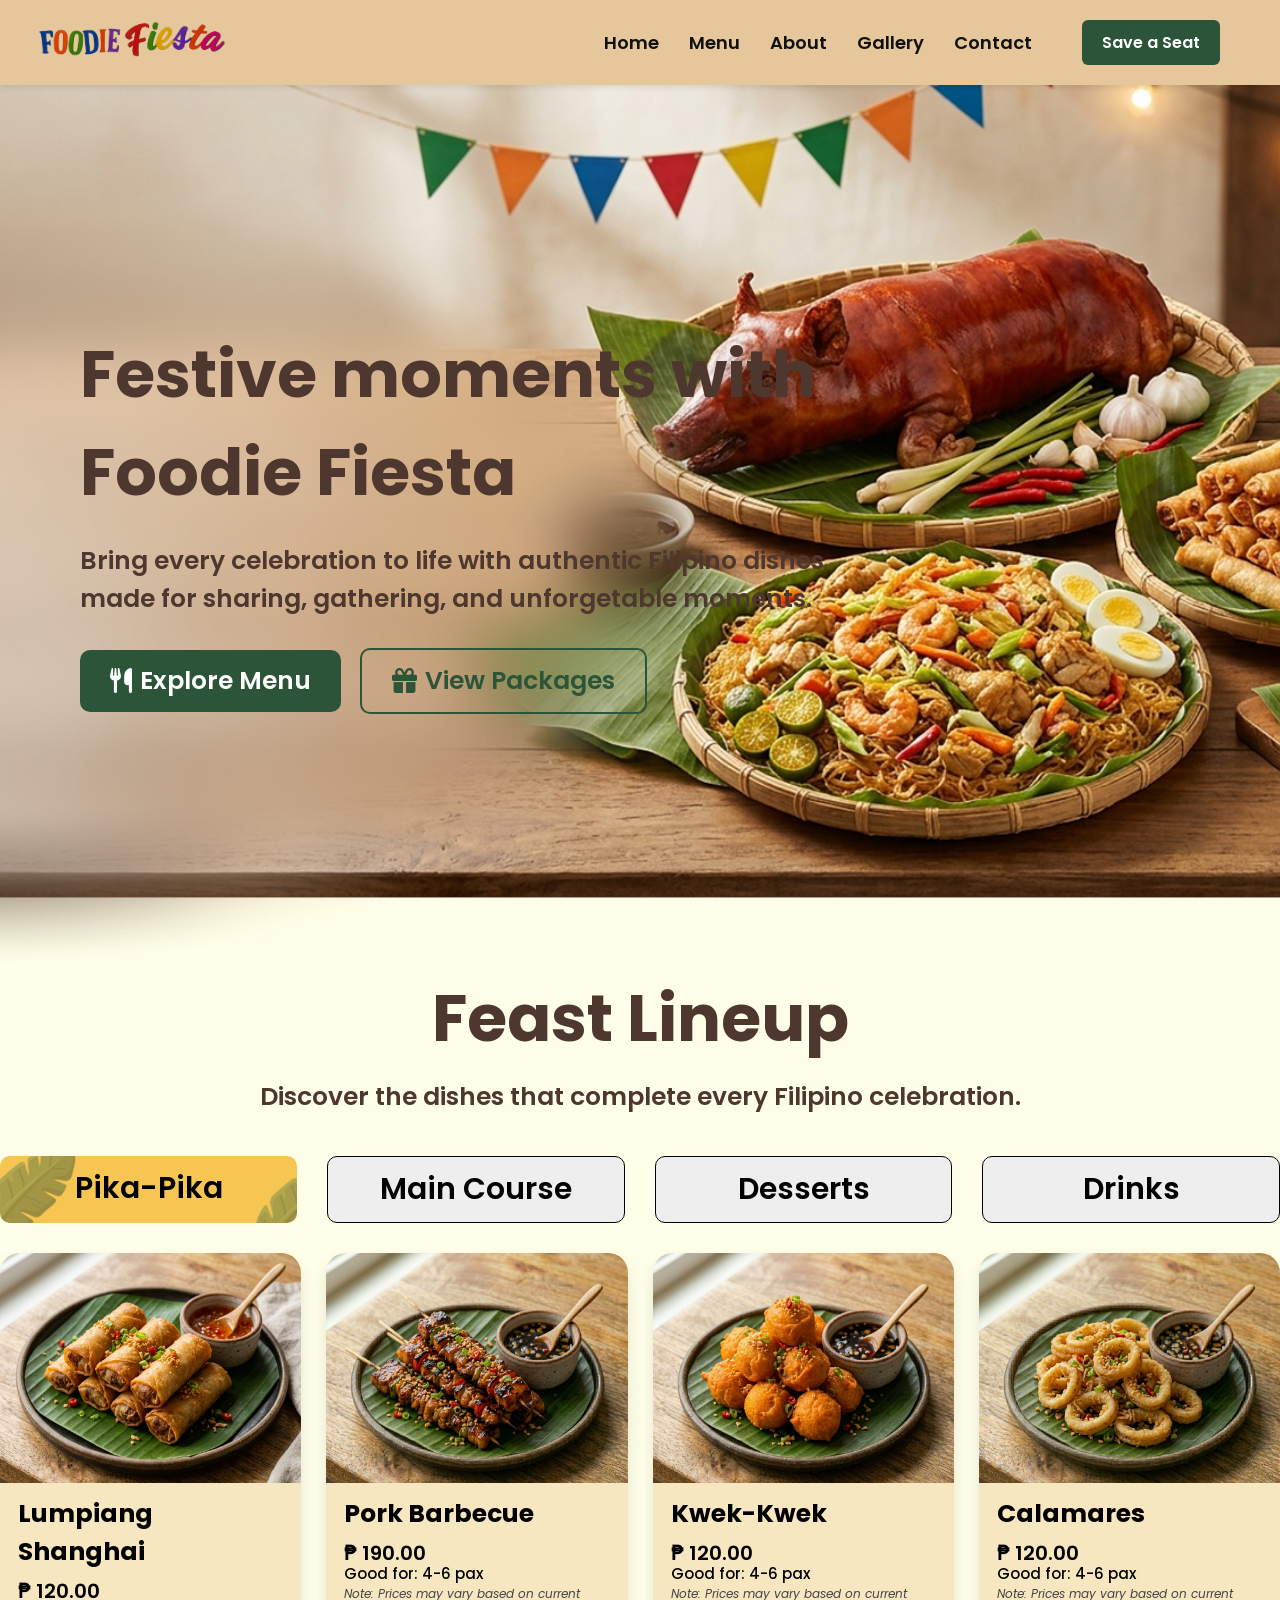
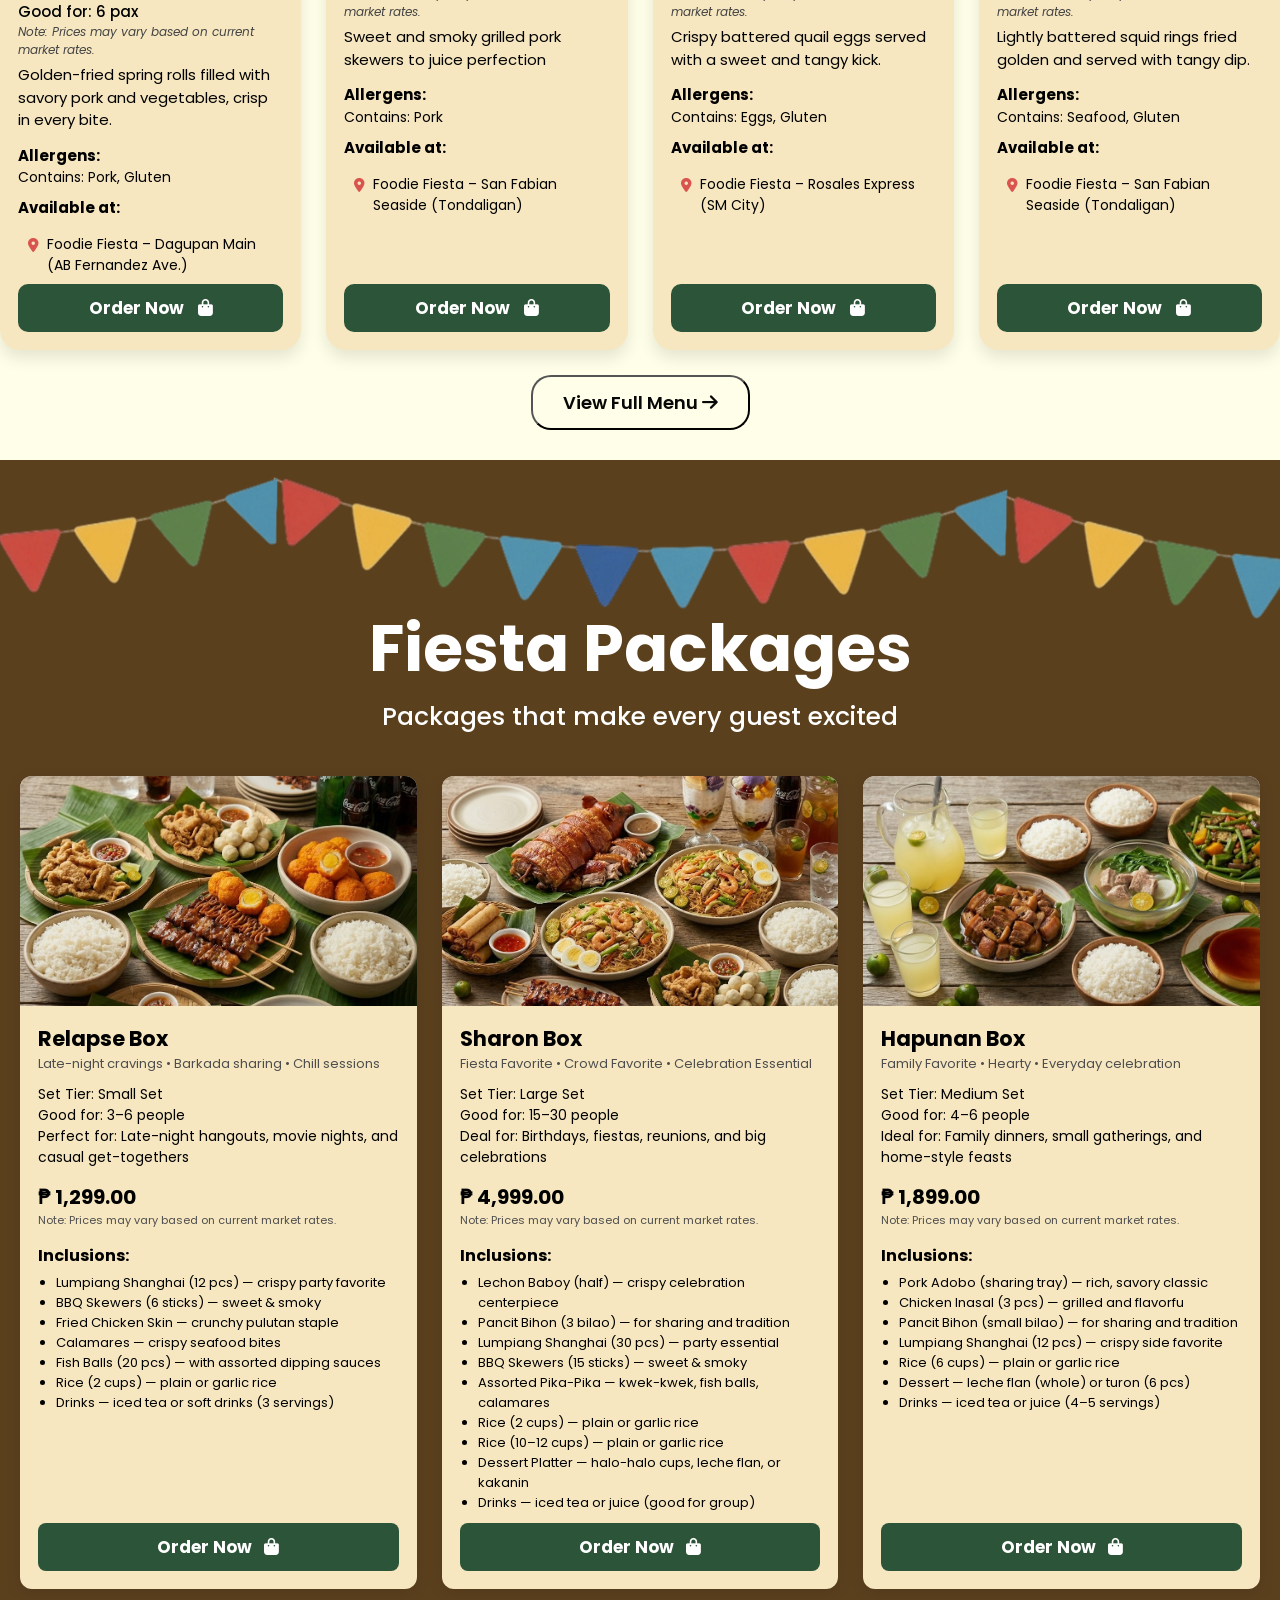
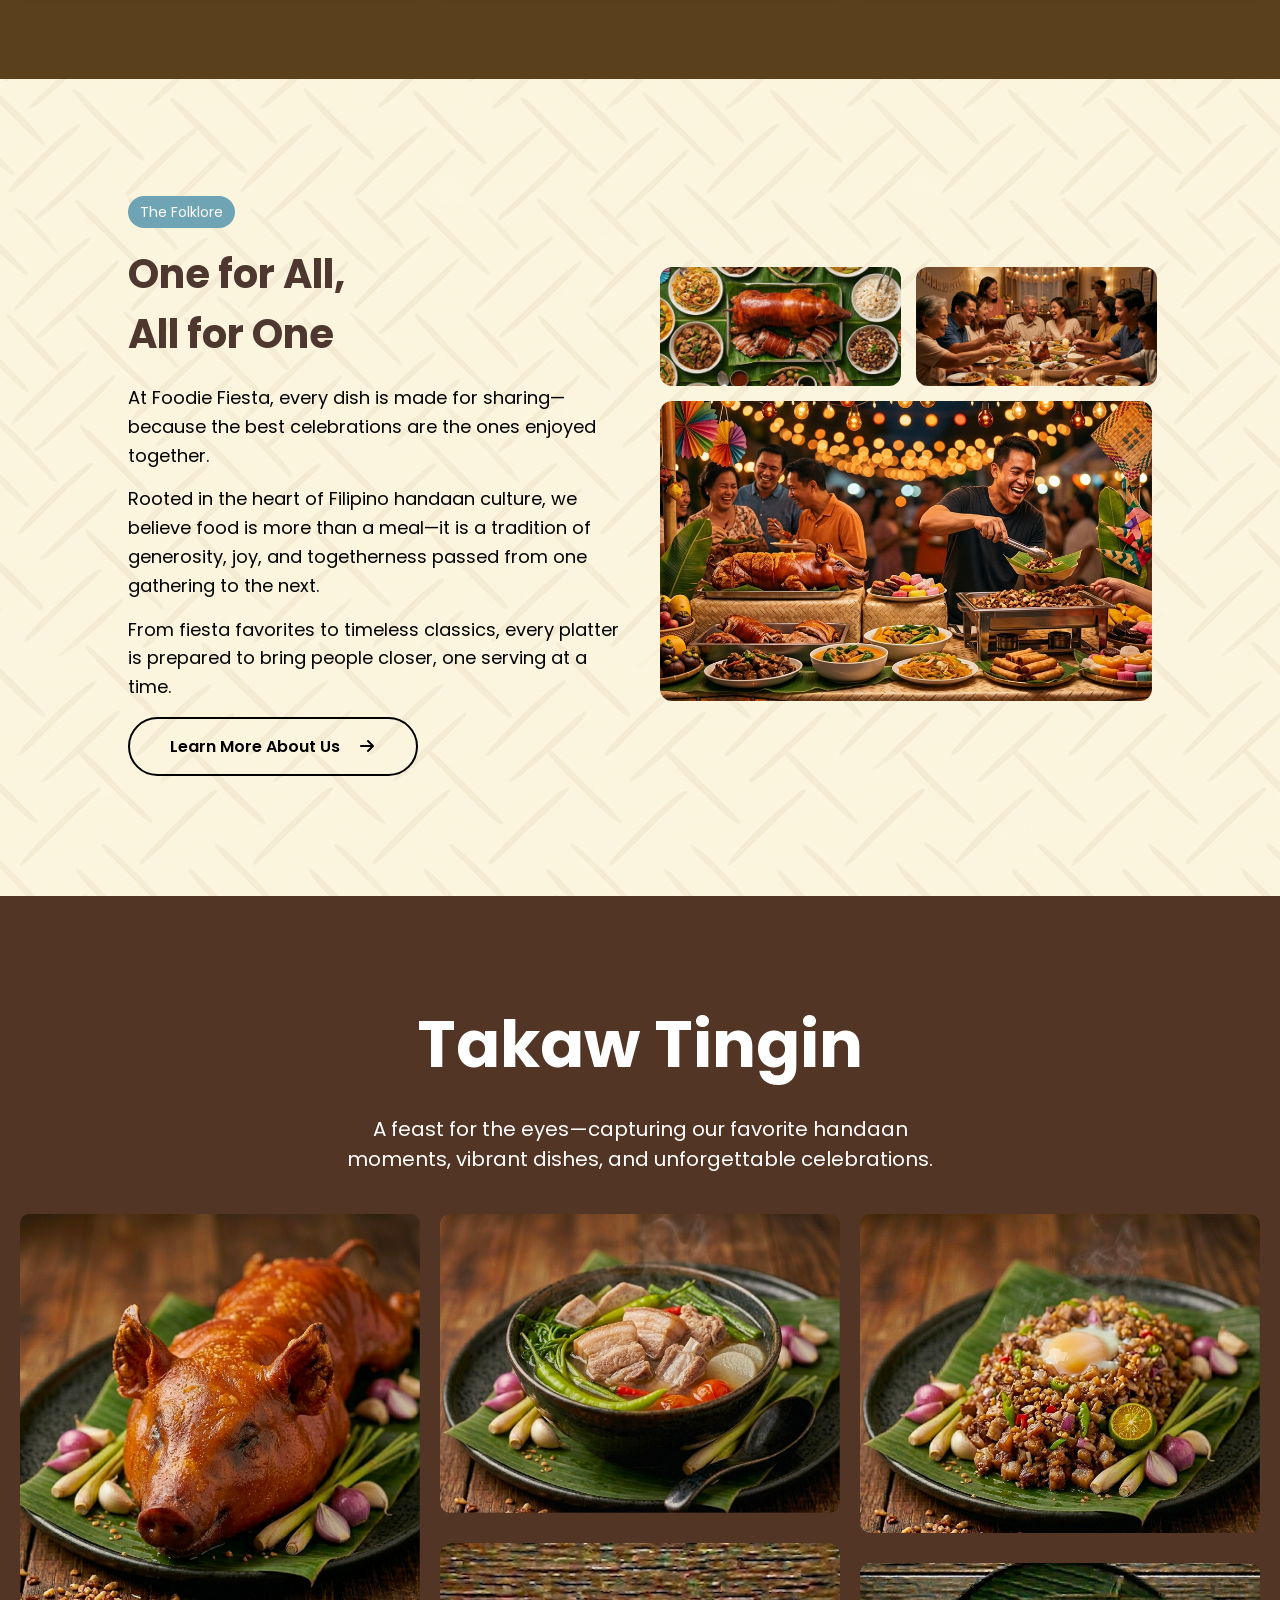
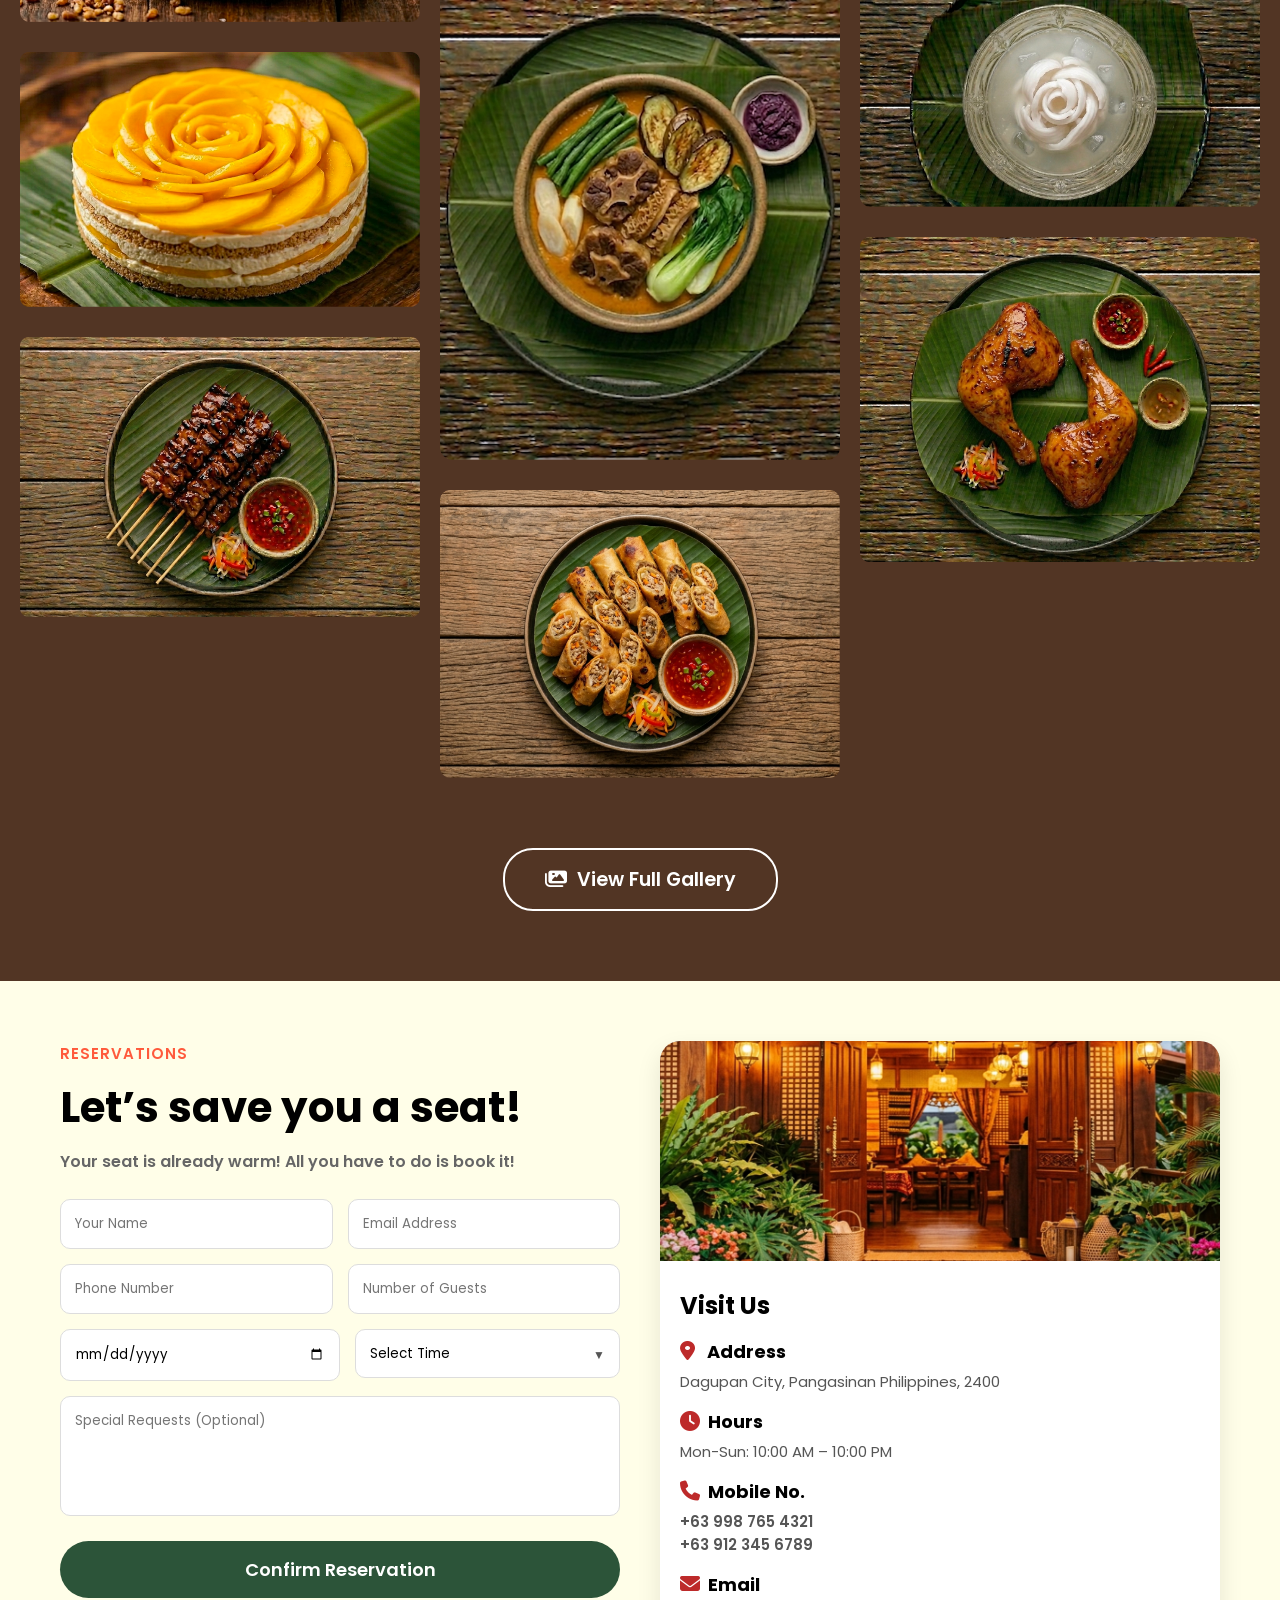
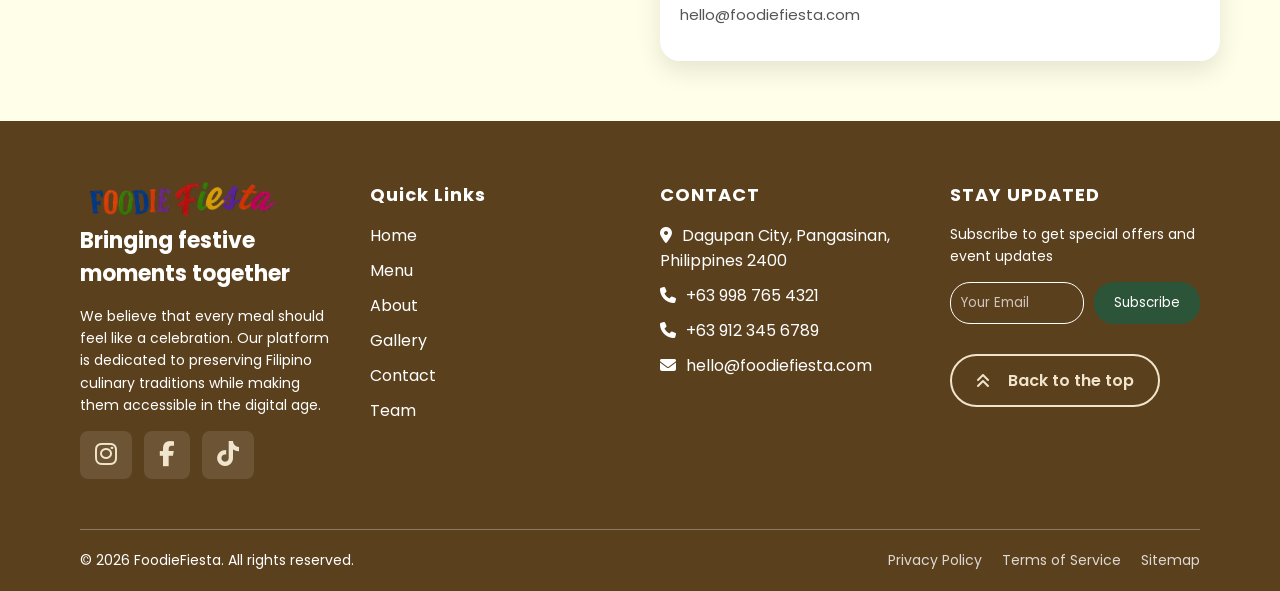
<file: index.html>
<!DOCTYPE html>
<html lang="en">
<head>
    <meta charset="UTF-8">
    <meta name="viewport" content="width=device-width, initial-scale=1.0">
    <link rel="stylesheet" href="styles.css">
    <link href="https://fonts.googleapis.com/css2?family=Poppins:wght@400;600&display=swap" rel="stylesheet">
    <link rel="stylesheet" href="https://cdnjs.cloudflare.com/ajax/libs/font-awesome/6.5.0/css/all.min.css">
    <link rel="icon" type="image/png" href="assets/images/logo-icon.png">
    <title>Foodie Fiesta</title>
</head>
<body>

    <nav class="navbar">
        <div class="nav-container">

            <a href="#Home">
                <div class="nav-logo">
                    <img src="assets/images/logo.png" alt="logo">
                </div>
            </a>


            <input type="checkbox" id="menu-toggle-checkbox">
            <label for="menu-toggle-checkbox" class="menu-toggle"></label>

            <div class="nav-right">
                <ul class="nav-menu">
                    <li><a href="#Home">Home</a></li>
                    <li><a href="#Menu">Menu</a></li>
                    <li><a href="#About">About</a></li>
                    <li><a href="#Gallery">Gallery</a></li>
                    <li><a href="#Reservation">Contact</a></li>
                </ul>

                <a href="#Reservation" class="nav-btn">Save a Seat</a>
            </div>

        </div>
    </nav>


    <section class="hero" id="Home">
        <div class="hero-content">
            <h1>Festive moments with Foodie Fiesta</h1>
            <p>Bring every celebration to life with authentic Filipino dishes made for sharing, gathering, and unforgetable moments.</p>
            <a href="#Menu" class="hero-btn">
                <i class="fa-solid fa-utensils"></i> Explore Menu 
            </a>
            <a href="#Packages" class="hero-btn1">
                <i class="fa-solid fa-gift"></i> View Packages
            </a>
        </div>
    </section>


    <section class="menu" id="Menu">

        <h1 class="menu-heading">Feast Lineup</h1>
        <p class="menu-des">Discover the dishes that complete every Filipino celebration.</p>

        <div class="menu-tabs">

            <!-- RADIO BUTTONS -->
            <input type="radio" name="menu" id="pika" checked>
            <input type="radio" name="menu" id="main">
            <input type="radio" name="menu" id="dessert">
            <input type="radio" name="menu" id="drinks">

            <!-- BUTTONS -->
            <div class="menu-buttons">
                <label for="pika">Pika-Pika</label>
                <label for="main">Main Course</label>
                <label for="dessert">Desserts</label>
                <label for="drinks">Drinks</label>
            </div>

            <!-- CONTENT -->
            <div class="menu-content">

                <!-- PIKA PIKA -->
                <div class="menu-item pika">
                    <div class="food-card">
                        <div class="food-image">
                            <img src="assets/images/Pika-Pika/Lumpiang Shanghai.JPG" alt="Lumpiang Shanghai">
                        </div>
                        <div class="food-content">
                            <h1 class="food-name">Lumpiang Shanghai</h1>
                            <p class="food-price">₱ 120.00</p>
                            <p class="food-serving">Good for: 6 pax</p>
                            <p class="food-note">Note: Prices may vary based on current market rates.</p>
                            <p class="food-description">Golden-fried spring rolls filled with savory pork and vegetables, crisp in every bite.</p>
                            <div class="food-allergens">
                                <h3>Allergens:</h3>
                                <p>Contains: Pork, Gluten</p>
                            </div>
                            <div class="food-places">
                                <h3>Available at:</h3>
                                <p><i class="fa-solid fa-location-dot"></i>Foodie Fiesta – Dagupan Main (AB Fernandez Ave.)</p>
                            </div>
                            <button class="order-btn">Order Now <i class="fa-solid fa-bag-shopping"></i></button>
                        </div>
                    </div>

                    <!-- CARD 2 -->
                    <div class="food-card">
                        <div class="food-image">
                            <img src="assets/images/Pika-Pika/Barbecue .JPG" alt="Pork Barbecue">
                        </div>
                        <div class="food-content">
                            <h1 class="food-name">Pork Barbecue</h1>
                            <p class="food-price">₱ 190.00</p>
                            <p class="food-serving">Good for: 4-6 pax</p>
                            <p class="food-note">Note: Prices may vary based on current market rates.</p>
                            <p class="food-description">Sweet and smoky grilled pork skewers to juice perfection</p>
                            <div class="food-allergens">
                                <h3>Allergens:</h3>
                                <p>Contains: Pork </p>
                            </div>
                            <div class="food-places">
                                <h3>Available at:</h3>
                                <p><i class="fa-solid fa-location-dot"></i>Foodie Fiesta – San Fabian Seaside (Tondaligan)</p>
                            </div>
                            <button class="order-btn">Order Now <i class="fa-solid fa-bag-shopping"></i></button>
                        </div>
                    </div>

                    <!-- CARD 3 -->
                    <div class="food-card">
                        <div class="food-image">
                            <img src="assets/images/Pika-Pika/Kwek-Kwek.JPG" alt="Lumpiang Shanghai">
                        </div>
                        <div class="food-content">
                            <h1 class="food-name">Kwek-Kwek</h1>
                            <p class="food-price">₱ 120.00</p>
                            <p class="food-serving">Good for: 4-6 pax</p>
                            <p class="food-note">Note: Prices may vary based on current market rates.</p>
                            <p class="food-description">Crispy battered quail eggs served with a sweet and tangy kick.</p>
                            <div class="food-allergens">
                                <h3>Allergens:</h3>
                                <p>Contains: Eggs, Gluten</p>
                            </div>
                            <div class="food-places">
                                <h3>Available at:</h3>
                                <p><i class="fa-solid fa-location-dot"></i>Foodie Fiesta – Rosales Express (SM City)</p>
                            </div>
                            <button class="order-btn">Order Now <i class="fa-solid fa-bag-shopping"></i></button>
                        </div>
                    </div>

                    <!-- CARD 4 -->
                    <div class="food-card">
                        <div class="food-image">
                            <img src="assets/images/Pika-Pika/Calamares.JPG" alt="Calamares">
                        </div>
                        <div class="food-content">
                            <h1 class="food-name">Calamares</h1>
                            <p class="food-price">₱ 120.00</p>
                            <p class="food-serving">Good for: 4-6 pax</p>
                            <p class="food-note">Note: Prices may vary based on current market rates.</p>
                            <p class="food-description">Lightly battered squid rings fried golden and served with tangy dip.</p>
                            <div class="food-allergens">
                                <h3>Allergens:</h3>
                                <p>Contains: Seafood, Gluten</p>
                            </div>
                            <div class="food-places">
                                <h3>Available at:</h3>
                                <p><i class="fa-solid fa-location-dot"></i>Foodie Fiesta – San Fabian Seaside (Tondaligan)</p>
                            </div>
                            <button class="order-btn">Order Now <i class="fa-solid fa-bag-shopping"></i></button>
                        </div>
                    </div>
                </div>


                <!-- MAIN COURSE -->
                <div class="menu-item main">
                    <div class="food-card">
                        <div class="food-image">
                            <img src="assets/images/main_course/Lechon_Baboy.png" alt="Lechon Baboy">
                        </div>
                        <div class="food-content">
                            <h1 class="food-name">Lechon Baboy</h1>
                            <p class="food-price">₱ 6,500.00</p>
                            <p class="food-serving">Good for: 10-20 pax</p>
                            <p class="food-note">Note: Prices may vary based on current market rates.</p>
                            <p class="food-description">Ultra-crispy roasted pork with tender, flavorful meat—our fiesta centerpiece.</p>
                            <div class="food-allergens">
                                <h3>Allergens:</h3>
                                <p>Contains: Pork</p>
                            </div>
                            <div class="food-places">
                                <h3>Available at:</h3>
                                <p><i class="fa-solid fa-location-dot"></i> Foodie Fiesta – Dagupan Main (AB Fernandez Ave.)</p>
                            </div>
                            <button class="order-btn">Order Now <i class="fa-solid fa-bag-shopping"></i></button>
                        </div>
                    </div>
                    <div class="food-card">
                        <div class="food-image">
                            <img src="assets/images/main_course/Sisig.JPG" alt="Pork Sisig">
                        </div>
                        <div class="food-content">
                            <h1 class="food-name">Pork Sisig</h1>
                            <p class="food-price">₱ 190.00</p>
                            <p class="food-serving">Good for: 3-5 pax</p>
                            <p class="food-note">Note: Prices may vary based on current market rates.</p>
                            <p class="food-description">Sizzling chopped pork with calamansi, onions, and chili for bold flavor.</p>
                            <div class="food-allergens">
                                <h3>Allergens:</h3>
                                <p>Contains: Pork, Soy</p>
                            </div>
                            <div class="food-places">
                                <h3>Available at:</h3>
                                <p><i class="fa-solid fa-location-dot"></i>Foodie Fiesta – Rosales Express (SM City)</p>
                            </div>
                            <button class="order-btn">Order Now <i class="fa-solid fa-bag-shopping"></i></button>
                        </div>
                    </div>
                    <div class="food-card">
                        <div class="food-image">
                            <img src="assets/images/Pika-Pika/Calamares.JPG" alt="Calamares">
                        </div>
                        <div class="food-content">
                            <h1 class="food-name">Chicken Inasal</h1>
                            <p class="food-price">₱ 360.00</p>
                            <p class="food-serving">Good for: 2-4pax</p>
                            <p class="food-note">Note: Prices may vary based on current market rates.</p>
                            <p class="food-description">Bacolod-style grilled chicken marinated for smoky, authentic flavor.</p>
                            <div class="food-allergens">
                                <h3>Allergens:</h3>
                                <p>Contains: Chicken</p>
                            </div>
                            <div class="food-places">
                                <h3>Available at:</h3>
                                <p><i class="fa-solid fa-location-dot"></i>Foodie Fiesta – San Fabian Seaside (Tondaligan)</p>
                            </div>
                            <button class="order-btn">Order Now <i class="fa-solid fa-bag-shopping"></i></button>
                        </div>
                    </div>
                    <div class="food-card">
                        <div class="food-image">
                            <img src="assets/images/main_course/Kare-Kare.JPG" alt="Kare-Kare">
                        </div>
                        <div class="food-content">
                            <h1 class="food-name">Kare-Kare</h1>
                            <p class="food-price">₱ 220.00</p>
                            <p class="food-serving">Good for: 4-6 pax</p>
                            <p class="food-note">Note: Prices may vary based on current market rates.</p>
                            <p class="food-description">Tender meat and vegetables in rich peanut sauce with bagoong.</p>
                            <div class="food-allergens">
                                <h3>Allergens:</h3>
                                <p>Contains: Peanuts, Shellfish</p>
                            </div>
                            <div class="food-places">
                                <h3>Available at:</h3>
                                <p><i class="fa-solid fa-location-dot"></i>Foodie Fiesta – Dagupan Main (AB Fernandez Ave.)</p>
                            </div>
                            <button class="order-btn">Order Now <i class="fa-solid fa-bag-shopping"></i></button>
                        </div>
                    </div>
                </div>

                <!-- DESSERT -->
                <div class="menu-item dessert">
                    <div class="food-card">
                        <div class="food-image">
                            <img src="assets/images/desserts/Halo-Halo.JPG" alt="Halo-Halo">
                        </div>
                        <div class="food-content">
                            <h1 class="food-name">Halo-Halo</h1>
                            <p class="food-price">₱ 99.00</p>
                            <p class="food-serving">Good for: 1-2 pax</p>
                            <p class="food-note">Note: Prices may vary based on current market rates.</p>
                            <p class="food-description">Shaved ice dessert with sweet toppings and creamy ube ice cream.</p>
                            <div class="food-allergens">
                                <h3>Allergens:</h3>
                                <p>Contains: Dairy</p>
                            </div>
                            <div class="food-places">
                                <h3>Available at:</h3>
                                <p><i class="fa-solid fa-location-dot"></i>Foodie Fiesta – San Fabian Seaside (Tondaligan)</p>
                            </div>
                            <button class="order-btn">Order Now <i class="fa-solid fa-bag-shopping"></i></button>
                        </div>
                    </div>
                    <div class="food-card">
                        <div class="food-image">
                            <img src="assets/images/desserts/Leche_flan.JPG" alt="Leche Flan">
                        </div>
                        <div class="food-content">
                            <h1 class="food-name">Leche Flan</h1>
                            <p class="food-price">₱ 110.00</p>
                            <p class="food-serving">Good for: 2-4 pax</p>
                            <p class="food-note">Note: Prices may vary based on current market rates.</p>
                            <p class="food-description">Rich silky custard topped with golden caramel syrup.</p>
                            <div class="food-allergens">
                                <h3>Allergens:</h3> 
                                <p>Contains: Eggs, Dairy</p>
                            </div>
                            <div class="food-places">
                                <h3>Available at:</h3>
                                <p><i class="fa-solid fa-location-dot"></i>Foodie Fiesta – Dagupan Main (AB Fernandez Ave.)</p>
                            </div>
                            <button class="order-btn">Order Now <i class="fa-solid fa-bag-shopping"></i></button>
                        </div>
                    </div>
                    <div class="food-card">
                        <div class="food-image">
                            <img src="assets/images/desserts/Mango_Float.JPG" alt="Mango Float">
                        </div>
                        <div class="food-content">
                            <h1 class="food-name">Mango Float</h1>
                            <p class="food-price">₱ 130.00</p>
                            <p class="food-serving">Good for: 3-5 pax</p>
                            <p class="food-note">Note: Prices may vary based on current market rates.</p>
                            <p class="food-description">Creamy chilled layers of mango, graham, and whipped cream.</p>
                            <div class="food-allergens">
                                <h3>Allergens:</h3>
                                <p>Contains: Dairy, Gluten, Mangoes</p>
                            </div>
                            <div class="food-places">
                                <h3>Available at:</h3>
                                <p><i class="fa-solid fa-location-dot"></i>Foodie Fiesta – Rosales Express (SM City)</p>
                            </div>
                            <button class="order-btn">Order Now <i class="fa-solid fa-bag-shopping"></i></button>
                        </div>
                    </div>
                    <div class="food-card">
                        <div class="food-image">
                            <img src="assets/images/desserts/Turon.JPG" alt="Turon">
                        </div>
                        <div class="food-content">
                            <h1 class="food-name">Turon</h1>
                            <p class="food-price">₱ 60.00</p>
                            <p class="food-serving">Good for: 2-4 pax</p>
                            <p class="food-note">Note: Prices may vary based on current market rates.</p>
                            <p class="food-description">Caramelized saba and jackfruit wrapped in crispy golden pastry.</p>
                            <div class="food-allergens">
                                <h3>Allergens:</h3>
                                <p>Contains: Gluten</p>
                            </div>
                            <div class="food-places">
                                <h3>Available at:</h3>
                                <p><i class="fa-solid fa-location-dot"></i>Foodie Fiesta – Rosales Express (SM City)</p>
                            </div>
                            <button class="order-btn">Order Now <i class="fa-solid fa-bag-shopping"></i></button>
                        </div>
                    </div>
                </div>

                <!-- DRINKS -->
                <div class="menu-item drinks">
                    <div class="food-card">
                        <div class="food-image">
                            <img src="assets/images/drinks/Iced_Tea.JPG" alt="Iced Tea">
                        </div>
                        <div class="food-content">
                            <h1 class="food-name">Iced Tea</h1>
                            <p class="food-price">₱ 150.00</p>
                            <p class="food-serving">Good for: 4-5  pax</p>
                            <p class="food-note">Note: Prices may vary based on current market rates.</p>
                            <p class="food-description">Freshly brewed house iced tea served perfectly chilled.</p>
                            <div class="food-allergens">
                                <h3>Allergens:</h3>
                                <p>None </p>
                            </div>
                            <div class="food-places">
                                <h3>Available at:</h3>
                                <p><i class="fa-solid fa-location-dot"></i>All Foodie Fiesta Branches</p>
                            </div>
                            <button class="order-btn">Order Now <i class="fa-solid fa-bag-shopping"></i></button>
                        </div>
                    </div>
                    <div class="food-card">
                        <div class="food-image">
                            <img src="assets/images/drinks/Sago't_Gulaman.JPG" alt="Sago't Gulaman">
                        </div>
                        <div class="food-content">
                            <h1 class="food-name">Sago’t Gulaman</h1>
                            <p class="food-price">₱ 180.00</p>
                            <p class="food-serving">Good for: 1-4 pax</p>
                            <p class="food-note">Note: Prices may vary based on current market rates.</p>
                            <p class="food-description">Sweet brown sugar drink with chewy sago and jelly cubes.</p>
                            <div class="food-allergens">
                                <h3>Allergens:</h3>
                                <p>None </p>
                            </div>
                            <div class="food-places">
                                <h3>Available at:</h3>
                                <p><i class="fa-solid fa-location-dot"></i>All Foodie Fiesta Branches</p>
                            </div>
                            <button class="order-btn">Order Now <i class="fa-solid fa-bag-shopping"></i></button>
                        </div>
                    </div>
                    <div class="food-card">
                        <div class="food-image">
                            <img src="assets/images/drinks/Calamansi_Juice.JPG" alt="Calamansi Juice">
                        </div>
                        <div class="food-content">
                            <h1 class="food-name">Calamansi Juice</h1>
                            <p class="food-price">₱ 100.00</p>
                            <p class="food-serving">Good for: 1-4 pax </p>
                            <p class="food-note">Note: Prices may vary based on current market rates.</p>
                            <p class="food-description">Fresh citrus cooler with a bright, tangy kick and a refreshing burst of flavor</p>
                            <div class="food-allergens">
                                <h3>Allergens:</h3>
                                <p>None </p>
                            </div>
                            <div class="food-places">   
                                <h3>Available at:</h3>
                                <p><i class="fa-solid fa-location-dot"></i>All Foodie Fiesta Branches</p>
                            </div>
                            <button class="order-btn">Order Now <i class="fa-solid fa-bag-shopping"></i></button>
                        </div>
                    </div>
                    <div class="food-card">
                        <div class="food-image">
                            <img src="assets/images/drinks/Buko_Juice.JPG" alt="Buko Juice">
                        </div>
                        <div class="food-content">
                            <h1 class="food-name">Buko Juice</h1>
                            <p class="food-price">₱ 70.00</p>
                            <p class="food-serving">Good for: 1-4 pax</p>
                            <p class="food-note">Note: Prices may vary based on current market rates.</p>
                            <p class="food-description">Naturally sweet coconut water served fresh and chilled</p>
                            <div class="food-allergens">
                                <h3>Allergens:</h3>
                                <p>None </p>
                            </div>
                            <div class="food-places">
                                <h3>Available at:</h3>
                                <p><i class="fa-solid fa-location-dot"></i>All Foodie Fiesta Branches</p>
                            </div>
                            <button class="order-btn">Order Now <i class="fa-solid fa-bag-shopping"></i></button>
                        </div>
                    </div>
                </div> 

            </div>
            <button class="view-menu-btn">View Full Menu <i class="fa-solid fa-arrow-right"></i></button>
        </div>
    </section>


    <section class="packages" id="Packages">
        <div class="flag">
            <img src="assets/images/package_flags.png" alt="">
        </div>
        <h1 class="packages-heading">Fiesta Packages</h1>
        <p class="packages-description">Packages that make every guest excited</p>

        <div class="packages-container">

            <div class="packages-card">
                <div class="packages-image">
                    <img src="assets/images/fiesta_packages/Relapse_set.JPG" alt="Buko Juice">
                </div>

                <div class="packages-content">
                    <h1 class="packages-name">Relapse Box</h1>
                    <p class="packages-tag">
                            Late-night cravings • Barkada sharing • Chill sessions
                    </p>

                    <ul class="packages-features">
                        <li>Set Tier: Small Set</li>
                        <li>Good for: 3–6 people</li>
                        <li>Perfect for: Late-night hangouts, movie nights, and casual get-togethers</li>
                    </ul>

                    <p class="packages-price">₱ 1,299.00</p>
                    <p class="packages-note">
                        Note: Prices may vary based on current market rates.
                    </p>

                    <p class="inclusions-title">Inclusions:</p>
                    <ul class="inclusions-list">
                        <li>Lumpiang Shanghai (12 pcs) — crispy party favorite</li>
                        <li>BBQ Skewers (6 sticks) — sweet & smoky</li>
                        <li>Fried Chicken Skin — crunchy pulutan staple</li>
                        <li>Calamares — crispy seafood bites</li>
                        <li>Fish Balls (20 pcs) — with assorted dipping sauces</li>
                        <li>Rice (2 cups) — plain or garlic rice</li>
                        <li>Drinks — iced tea or soft drinks (3 servings)</li>
                    </ul>

                    <button class="order-btn">
                        Order Now <i class="fa-solid fa-bag-shopping"></i>
                    </button>
                </div>
            </div>


            <div class="packages-card">
                <div class="packages-image">
                    <img src="assets/images/fiesta_packages/Sharon_Set.JPG" alt="Buko Juice">
                </div>

                <div class="packages-content">
                    <h1 class="packages-name">Sharon Box</h1>
                    <p class="packages-tag">
                            Fiesta Favorite • Crowd Favorite • Celebration Essential
                    </p>

                    <ul class="packages-features">
                        <li>Set Tier: Large Set</li>
                        <li>Good for: 15–30 people</li>
                        <li>Deal for: Birthdays, fiestas, reunions, and big celebrations</li>
                    </ul>

                    <p class="packages-price">₱ 4,999.00</p>
                    <p class="packages-note">
                        Note: Prices may vary based on current market rates.
                    </p>

                    <p class="inclusions-title">Inclusions:</p>
                    <ul class="inclusions-list">
                        <li>Lechon Baboy (half) — crispy celebration centerpiece</li>
                        <li>Pancit Bihon (3 bilao) — for sharing and tradition</li>
                        <li>Lumpiang Shanghai (30 pcs) — party essential</li>
                        <li>BBQ Skewers (15 sticks) — sweet & smoky</li>
                        <li>Assorted Pika-Pika — kwek-kwek, fish balls, calamares</li>
                        <li>Rice (2 cups) — plain or garlic rice</li>
                        <li>Rice (10–12 cups) — plain or garlic rice</li>
                        <li>Dessert Platter — halo-halo cups, leche flan, or kakanin</li>
                        <li>Drinks — iced tea or juice (good for group)</li>
                    </ul>

                    <button class="order-btn">
                        Order Now <i class="fa-solid fa-bag-shopping"></i>
                    </button>
                </div>
            </div>


            <div class="packages-card">
                <div class="packages-image">
                    <img src="assets/images/fiesta_packages/Hapunan_set.JPG" alt="Buko Juice">
                </div>

                <div class="packages-content">
                    <h1 class="packages-name"> Hapunan Box</h1>
                    <p class="packages-tag">
                            Family Favorite • Hearty • Everyday celebration
                    </p>

                    <ul class="packages-features">
                        <li>Set Tier: Medium Set</li>
                        <li>Good for: 4–6 people</li>
                        <li>Ideal for: Family dinners, small gatherings, and home-style feasts</li>
                    </ul>

                    <p class="packages-price">₱ 1,899.00</p>
                    <p class="packages-note">
                        Note: Prices may vary based on current market rates.
                    </p>

                    <p class="inclusions-title">Inclusions:</p>
                    <ul class="inclusions-list">
                        <li>Pork Adobo (sharing tray) — rich, savory classic</li>
                        <li>Chicken Inasal (3 pcs) — grilled and flavorfu</li>
                        <li>Pancit Bihon (small bilao) — for sharing and tradition</li>
                        <li>Lumpiang Shanghai (12 pcs) — crispy side favorite</li>
                        <li>Rice (6 cups) — plain or garlic rice</li>
                        <li>Dessert — leche flan (whole) or turon (6 pcs)</li>
                        <li>Drinks — iced tea or juice (4–5 servings)</li>
                    </ul>

                    <button class="order-btn">
                        Order Now <i class="fa-solid fa-bag-shopping"></i>
                    </button>
                </div>
            </div>
        </div>
    </section>


    <section class="about" id="About">
        <div class="about-container">

            <!-- LEFT TEXT -->
            <div class="about-text">
                <span class="about-badge">The Folklore</span>

                <h2>One for All,<br>All for One</h2>

                <p>
                    At Foodie Fiesta, every dish is made for sharing—because the best 
                    celebrations are the ones enjoyed together.
                </p>

                <p>
                    Rooted in the heart of Filipino handaan culture, we believe food is 
                    more than a meal—it is a tradition of generosity, joy, and togetherness 
                    passed from one gathering to the next.
                </p>

                <p>
                    From fiesta favorites to timeless classics, every platter is prepared 
                    to bring people closer, one serving at a time.
                </p>
                <a href="about.html" class="about-btn">
                    Learn More About Us <i class="fa-solid fa-arrow-right"></i>
                </a>
            </div>

            <!-- RIGHT IMAGES -->
            <div class="about-images">
                <div class="img-top">
                    <img src="assets/images/about/about1.png" alt="About Image 1">
                    <img src="assets/images/about/about2.png" alt="About Image 2">
                </div>

                <div class="img-bottom">
                    <img src="assets/images/about/about3.png" alt="About Image 3">
                </div>
            </div>

        </div>
    </section>


    <section class="gallery" id="Gallery"> 
        <div class="gallery-container">
                <h1 class="gallery-heading">Takaw Tingin</h1>
                <p class="gallery-description">A feast for the eyes—capturing our favorite handaan moments, vibrant dishes, and unforgettable celebrations.</p>

            <div class="box">
                <div class="dream">
                    <div class="img-box">
                        <img src="assets/images/gallery/gallery1.png" alt="Lechon">
                        <div class="overlay">Letchon Baboy</div>
                    </div>

                    <div class="img-box">
                        <img src="assets/images/gallery/gallery2.png" alt="Pancit">
                        <div class="overlay">Mango Float</div>
                    </div>

                    <div class="img-box">
                        <img src="assets/images/gallery/gallery3.png" alt="Kare-Kare">
                        <div class="overlay">Pork Barbecue</div>
                    </div>
                </div>
                <div class="dream">
                    <div class="img-box">
                        <img src="assets/images/gallery/gallery4.png" alt="Lechon">
                        <div class="overlay">Sinigang</div>
                    </div>

                    <div class="img-box">
                        <img src="assets/images/gallery/gallery5.png" alt="Pancit">
                        <div class="overlay">Kare-Kare</div>
                    </div>

                    <div class="img-box">
                        <img src="assets/images/gallery/gallery6.png" alt="Kare-Kare">
                        <div class="overlay">Lumpiang Shanghai</div>
                    </div>
                </div>
                <div class="dream">
                    <div class="img-box">
                        <img src="assets/images/gallery/gallery7.png" alt="Lechon">
                        <div class="overlay">Sisig</div>
                    </div>

                    <div class="img-box">
                        <img src="assets/images/gallery/gallery8.png" alt="Pancit">
                        <div class="overlay">Buko Juice</div>
                    </div>

                    <div class="img-box">
                        <img src="assets/images/gallery/gallery9.png" alt="Kare-Kare">
                        <div class="overlay">Chicken Inasal</div>
                    </div>
                </div>
            </div>

            <div class="gallery-btn">
                <a href="#"><i class="fa-solid fa-images"></i>View Full Gallery</a>
            </div>
        </div>
    </section>


    <section class="reservation-section" id="Reservation">

        <!-- LEFT SIDE -->
        <div class="form-box">
            <span class="tag">RESERVATIONS</span>
            <h1>Let’s save you a seat!</h1>
            <p class="subtitle">Your seat is already warm! All you have to do is book it!</p>

            <form id="reservationForm">
                <div class="row">
                    <input type="text" placeholder="Your Name" required>
                    <input type="email" placeholder="Email Address" required>
                </div>

                <div class="row">
                    <input type="tel" placeholder="Phone Number" required>
                    <input type="number" placeholder="Number of Guests" min="1" max="20" required>
                </div>

                <div class="row">
                    <input type="date" id="date" required>
                    <div class="select-wrapper">
                        <select id="time" required>
                            <option value="" disabled selected>Select Time</option>
                            <option value="10:00">10:00 AM</option>
                            <option value="11:00">11:00 AM</option>
                            <option value="12:00">12:00 PM</option>
                            <option value="13:00">1:00 PM</option>
                            <option value="14:00">2:00 PM</option>
                            <option value="15:00">3:00 PM</option>
                            <option value="16:00">4:00 PM</option>
                            <option value="17:00">5:00 PM</option>
                            <option value="18:00">6:00 PM</option>
                            <option value="19:00">7:00 PM</option>
                            <option value="20:00">8:00 PM</option>
                            <option value="21:00">9:00 PM</option>
                            <option value="22:00">10:00 PM</option>
                        </select>
                    </div>
                </div>

                <textarea placeholder="Special Requests (Optional)"></textarea>

                <button type="submit" class="reservation-btn">Confirm Reservation</button>
            </form>
        </div>

        <!-- RIGHT SIDE -->
        <div class="info-box">

            <div class="image-box">
                <img src="assets/images/save-a-seat.png" alt="restaurant">
            </div>

            <div class="info-content">
                <h2>Visit Us</h2>

                <div class="info-item">
                    <h3><i class="fa-solid fa-location-dot"></i> Address</h3>
                    <p>Dagupan City, Pangasinan Philippines, 2400</p>
                </div>

                <div class="info-item">
                    <h3><i class="fa-solid fa-clock"></i>Hours</h3>
                    <p>Mon-Sun: 10:00 AM – 10:00 PM
                    </p>
                </div>

                <div class="info-item">
                    <h3> <i class="fa-solid fa-phone"></i>Mobile  No.</h3>
                    <p class="highlight">+63 998 765 4321 <br>
                                        +63 912 345 6789
                    </p>
                </div>

                <div class="info-item">
                    <h3><i class="fa-solid fa-envelope"></i>Email</h3>
                    <p>hello@foodiefiesta.com</p>
                </div>

            </div>
        </div>

    </section>


    <footer class="site-footer">
        <div class="footer-container">

            <!-- LEFT -->
            <div class="footer-column brand">
                <img src="assets/images/logo.png" alt="Foodie Fiesta Logo">
                <h2>Bringing festive moments together</h2>
                <p>
                    We believe that every meal should feel like a celebration. Our platform is dedicated to preserving Filipino culinary traditions while making them accessible in the digital age.
                </p>

                <div class="social-links">
                    <a href="#"><i class="fa-brands fa-instagram"></i></a>
                    <a href="#"><i class="fa-brands fa-facebook-f"></i></a>
                    <a href="#"><i class="fa-brands fa-tiktok"></i></a>
                </div>
            </div>

            <!-- Quick Links -->
            <div class="footer-column">
                <h3>Quick Links</h3>
                <ul>
                    <li><a href="#Home">Home</a></li>
                    <li><a href="#Menu" >Menu</a></li>
                    <li><a href="#About">About</a></li>
                    <li><a href="#Gallery">Gallery</a></li>
                    <li><a href="#Reservation">Contact</a></li>
                    <li><a href="about.html#Team">Team</a></li>
                </ul>
            </div>

            <!-- Contact -->
            <div class="footer-column">
                <h3>CONTACT</h3>
                <ul>
                    <li><a href="#"><i class="fa-solid fa-location-dot"></i>Dagupan City, Pangasinan, Philippines 2400</a></li>
                    <li><a href="#"><i class="fa-solid fa-phone"></i>+63 998 765 4321</a></li>
                    <li><a href="#"><i class="fa-solid fa-phone"></i>+63 912 345 6789</a></li>
                    <li><a href="#"><i class="fa-solid fa-envelope"></i>hello@foodiefiesta.com</a></li>
                </ul>
            </div>

            <!-- SUBSCRIBE -->
            <div class="footer-column">
                <h3>STAY UPDATED</h3>
                <p>Subscribe to get special offers and event updates</p>

                <div class="subscribe-box">
                    <input class="footer-input" type="email" placeholder="Your Email">
                    <button class="footer-btn">Subscribe</button>
                </div>
                <button class="back-to-top-btn" onclick="window.scrollTo({top: 0, behavior: 'smooth'});"><i class="fa-solid fa-angles-up"></i> Back to the top</button>
            </div>

        </div>

        <div class="footer-bottom">
            <p>© 2026 FoodieFiesta. All rights reserved.</p>

            <div class="footer-links">
                <a href="#">Privacy Policy</a>
                <a href="#">Terms of Service</a>
                <a href="#">Sitemap</a>
            </div>
        </div>
    </footer>


    <script>
        const menuCheckbox = document.getElementById("menu-toggle-checkbox");
        const navLinks = document.querySelectorAll(".nav-menu a, .nav-btn");
    
        navLinks.forEach(link => {
            link.addEventListener("click", () => {
                menuCheckbox.checked = false;
            });
        });
    </script>


</body>
</html>
</file>
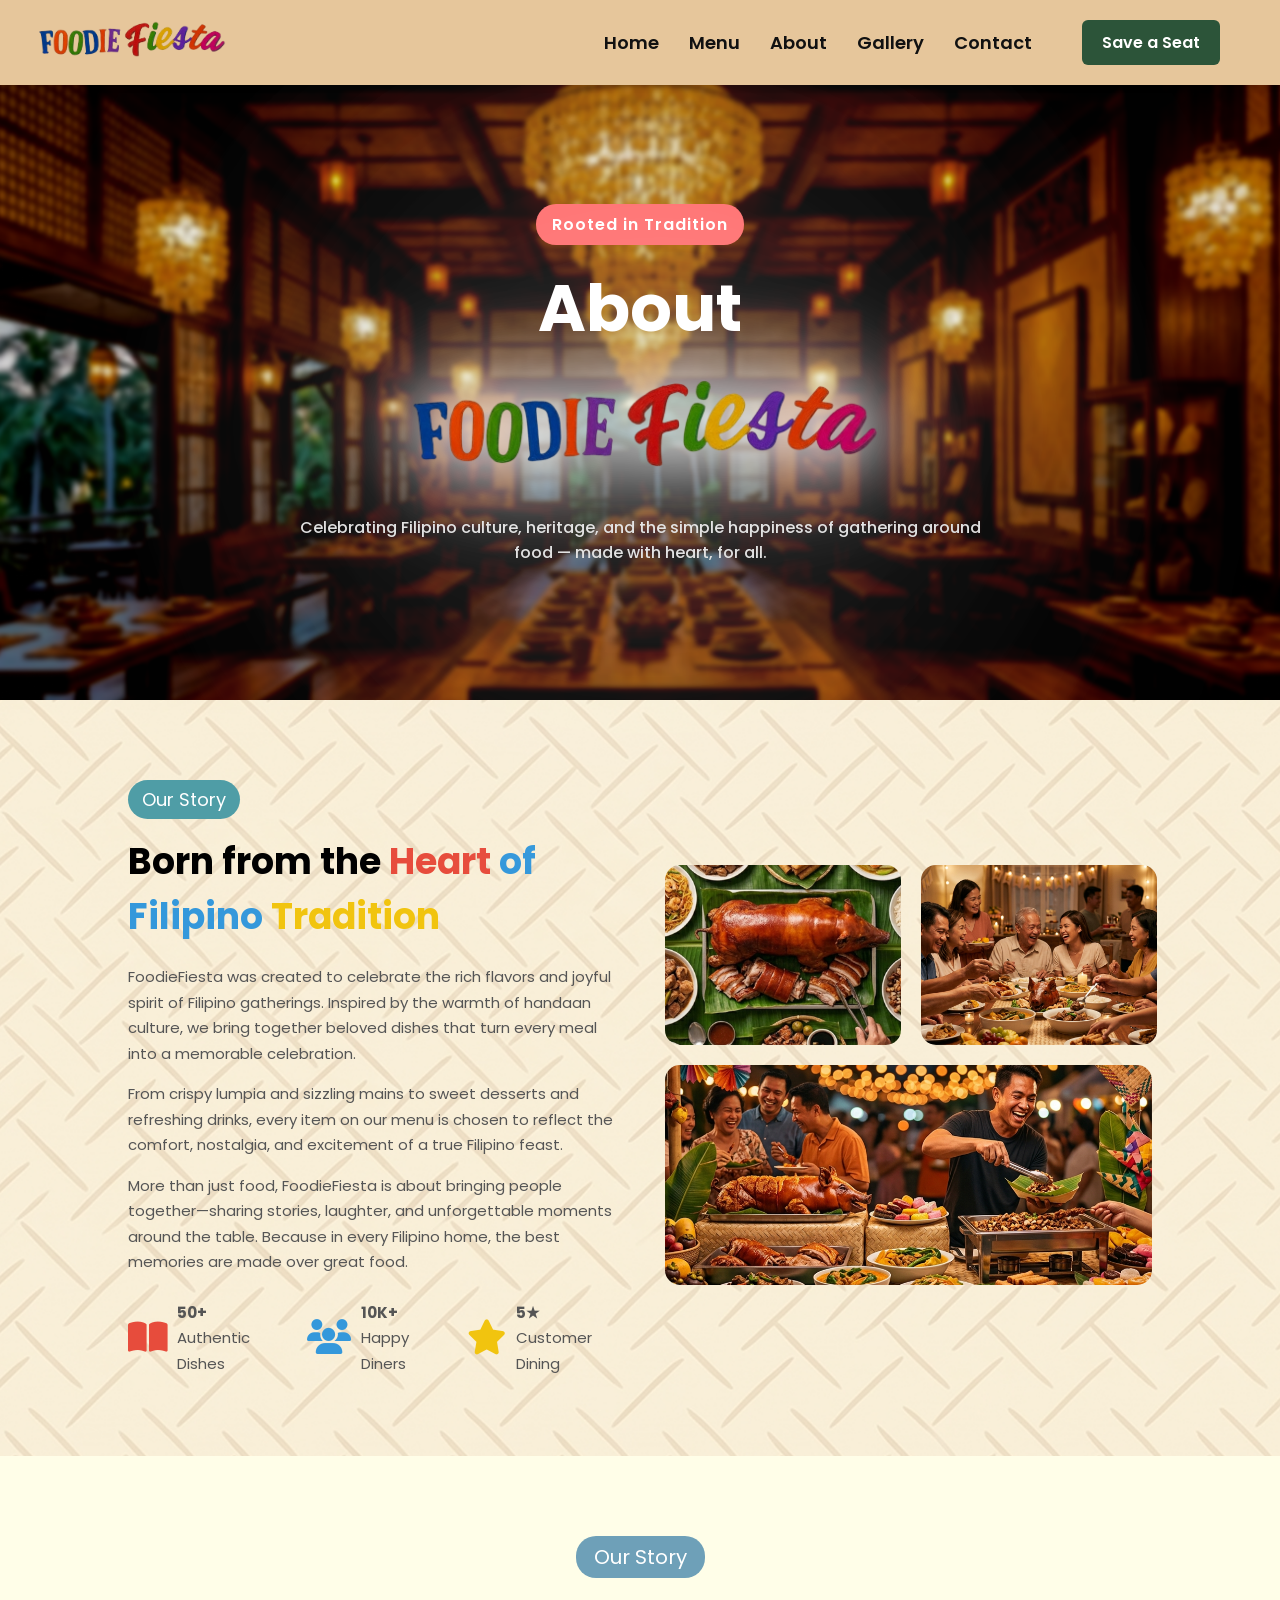
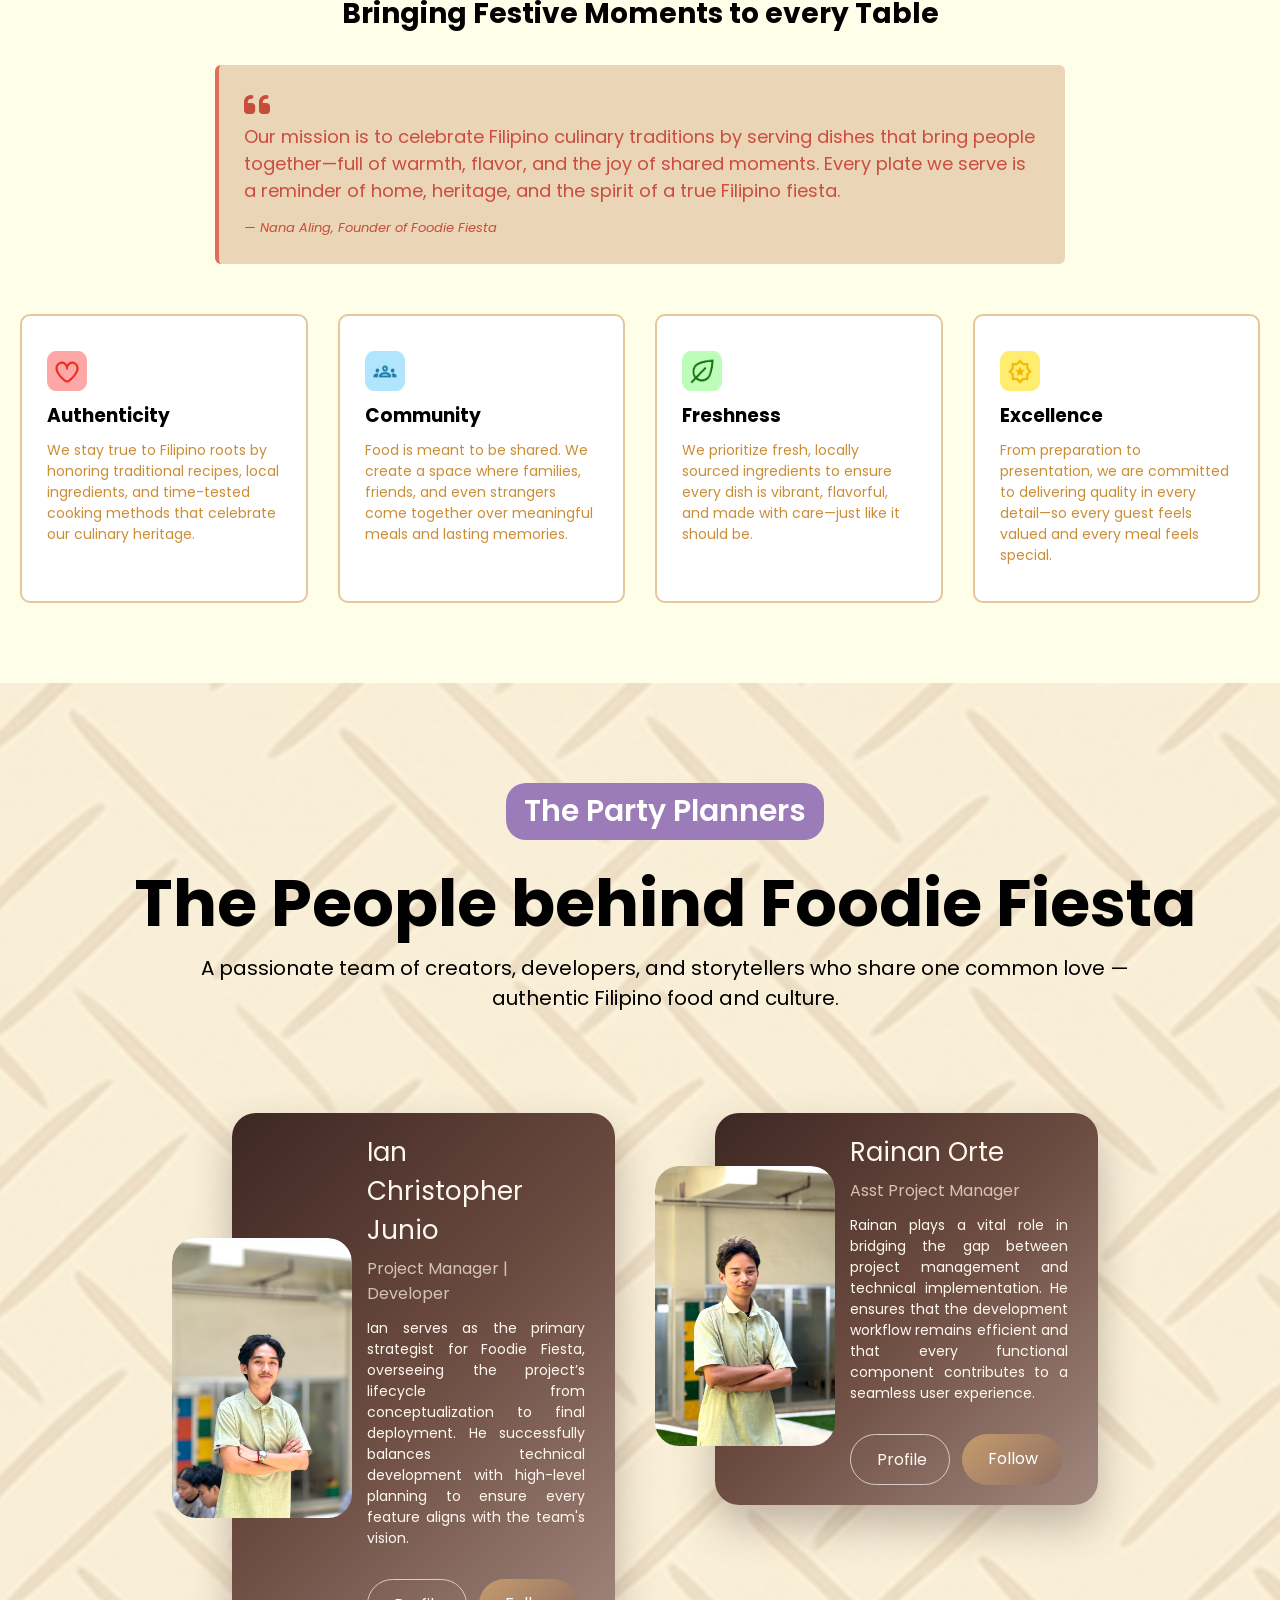
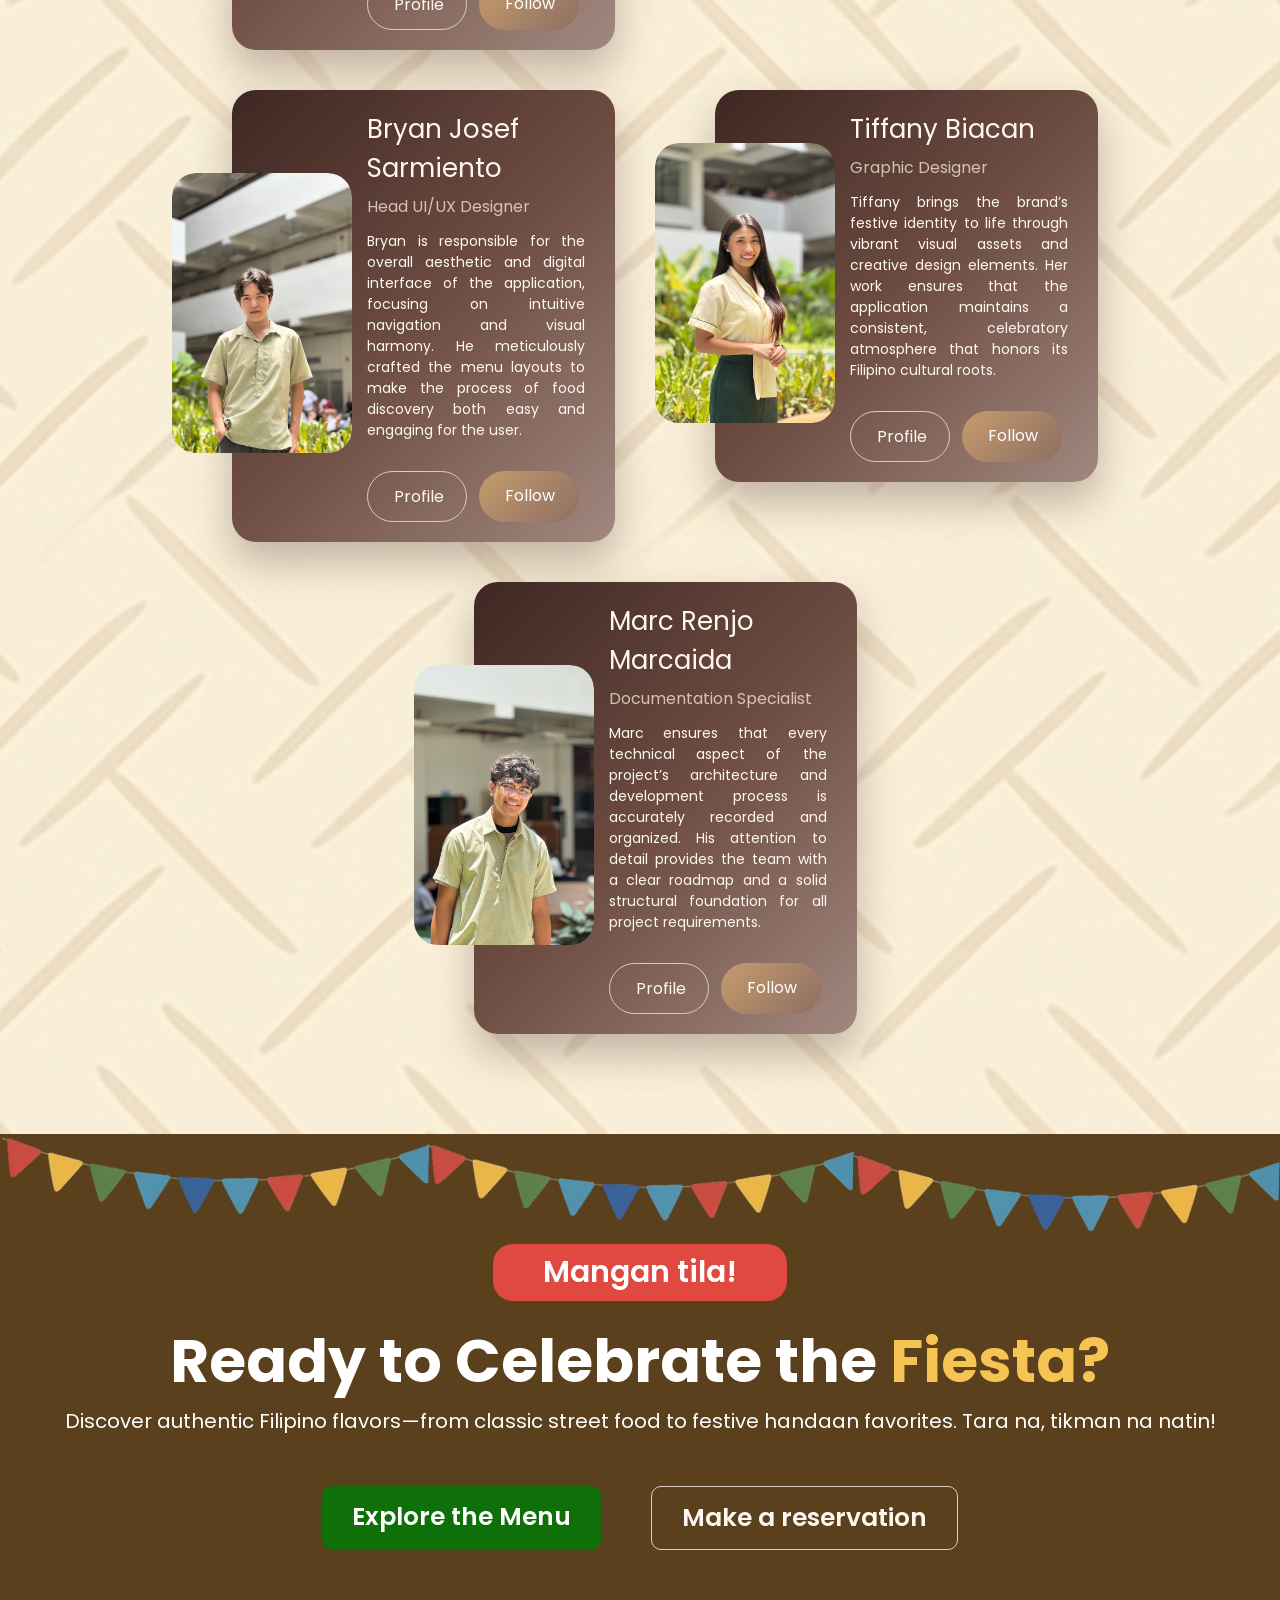
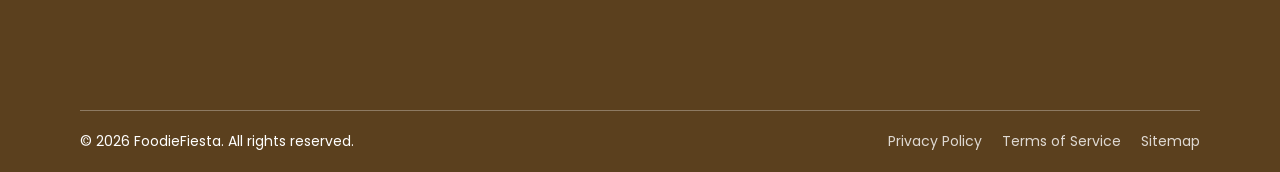
<file: about.html>
<!DOCTYPE html>
<html lang="en">

<head>
    <meta charset="UTF-8">
    <meta name="viewport" content="width=device-width, initial-scale=1.0">
    <link rel="stylesheet" href="styles.css">
    <link rel="stylesheet" href="about.css">
    <link href="https://fonts.googleapis.com/css2?family=Poppins:wght@400;600&display=swap" rel="stylesheet">
    <link rel="stylesheet" href="https://cdnjs.cloudflare.com/ajax/libs/font-awesome/6.5.0/css/all.min.css">
    <link rel="icon" type="image/png" href="assets/images/logo-icon.png">
    <title>About Us</title>
</head>

<body>

    <nav class="navbar">
        <div class="nav-container">

            <a href="index.html#Home">
                <div class="nav-logo">
                    <img src="assets/images/logo.png" alt="logo">
                </div>
            </a>

            <input type="checkbox" id="menu-toggle-checkbox">
            <label for="menu-toggle-checkbox" class="menu-toggle"></label>

            <div class="nav-right">
                <ul class="nav-menu">
                    <li><a href="index.html#Home">Home</a></li>
                    <li><a href="index.html#Menu">Menu</a></li>
                    <li><a href="index.html#About">About</a></li>
                    <li><a href="index.html#Gallery">Gallery</a></li>
                    <li><a href="index.html#Reservation">Contact</a></li>
                </ul>

                <a href="index.html#Reservation" class="nav-btn">Save a Seat</a>
            </div>

        </div>
    </nav>

    <section class="about-hero">
        <div class="about-hero-content">
            <span class="tag">Rooted in Tradition</span>
            <h1>About</h1>
            <img src="assets/images/logo.png" alt="Foodie Fiesta Logo">
            <p>
                Celebrating Filipino culture, heritage, and the simple happiness of gathering around food —
                made with heart, for all.
            </p>
        </div>
    </section>

    <section class="about-story">
        <div class="about-story-container">

            <div class="about-story-text">
                <span class="about-story-badge">Our Story</span>
                <h2>
                    Born from the
                    <span class="red">Heart</span>
                    <span class="blue">of Filipino</span>
                    <span class="yellow">Tradition</span>
                </h2>
                <p>
                    FoodieFiesta was created to celebrate the rich flavors and joyful spirit of Filipino gatherings.
                    Inspired by the warmth of handaan culture, we bring together beloved dishes that turn every meal
                    into a memorable celebration.
                </p>
                <p>
                    From crispy lumpia and sizzling mains to sweet desserts and refreshing drinks, every item on our
                    menu is chosen to reflect the comfort, nostalgia, and excitement of a true Filipino feast.
                </p>
                <p>
                    More than just food, FoodieFiesta is about bringing people together—sharing stories, laughter, and
                    unforgettable moments around the table. Because in every Filipino home, the best memories are made
                    over great food.
                </p>
                <div class="about-story-icon">

                    <div class="icon1">
                        <i class="fa-solid fa-book-open"></i>
                        <p><span>50+</span> Authentic Dishes</p>
                    </div>

                    <div class="icon2">
                        <i class="fa-solid fa-users"></i>
                        <p><span>10K+</span> Happy Diners</p>
                    </div>

                    <div class="icon3">
                        <i class="fa-solid fa-star"></i>
                        <p><span>5★</span> Customer Dining</p>
                    </div>
                </div>
            </div>
            <div class="about-story-images">
                <div class="img-top">
                    <img src="assets/images/about/about1.png" alt="About Image 1">
                    <img src="assets/images/about/about2.png" alt="About Image 2">
                </div>

                <div class="img-bottom">
                    <img src="assets/images/about/about3.png" alt="About Image 3">
                </div>
            </div>

        </div>
    </section>


    <section class="about-mission">
        <div class="mission-container">
            <span class="mission-badge">Our Story</span>
            <h1>Bringing Festive Moments to every Table</h1>

            <div class="mission-quote">
                <i class="fa-solid fa-quote-left quote-icon"></i>
                <p>
                    Our mission is to celebrate Filipino culinary traditions by serving dishes that bring people
                    together—full of warmth, flavor, and the joy of shared moments. Every plate we serve is a reminder
                    of home, heritage, and the spirit of a true Filipino fiesta.
                </p>
                <span>— Nana Aling, Founder of Foodie Fiesta</span>
            </div>

            <div class="mission-box-container">
                <div class="mission-box">
                    <div> <img src="assets/images/about/learn_more/Heart-Icon.png" alt=""></div>
                    <h3>Authenticity</h3>
                    <p>We stay true to Filipino roots by honoring traditional recipes, local ingredients, and
                        time-tested cooking methods that celebrate our culinary heritage.</p>
                </div>

                <div class="mission-box">
                    <div> <img src="assets/images/about/learn_more/CommunityIcon.png" alt=""></div>
                    <h3>Community</h3>
                    <p>Food is meant to be shared. We create a space where families, friends, and even strangers come
                        together over meaningful meals and lasting memories.</p>
                </div>

                <div class="mission-box">
                    <div> <img src="assets/images/about/learn_more/FreshnessIcon.png" alt=""></div>
                    <h3>Freshness</h3>
                    <p>We prioritize fresh, locally sourced ingredients to ensure every dish is vibrant, flavorful, and
                        made with care—just like it should be.</p>
                </div>

                <div class="mission-box">
                    <div> <img src="assets/images/about/learn_more/ExcellenceIcon.png" alt=""></div>
                    <h3>Excellence</h3>
                    <p>From preparation to presentation, we are committed to delivering quality in every detail—so every
                        guest feels valued and every meal feels special.</p>
                </div>
            </div>
        </div>
    </section>


    <section class="team" id="Team">
        <div class="team-container">
            <span class="team-tag">The Party Planners</span>
            <h1>The People behind Foodie Fiesta</h1>
            <p>A passionate team of creators, developers, and storytellers who share one common love — authentic
                Filipino food and culture.</p>
        </div>
        <div class="team-card-container">
            <div class="card">
                <div class="img-container">
                    <img src="assets/images/about/team/ian.JPG" alt="">
                </div>

                <div class="card-content">
                    <h2>Ian Christopher Junio</h2>
                    <h3>Project Manager | Developer</h3>
                    <p>
                        Ian serves as the primary strategist for Foodie Fiesta, overseeing the project’s lifecycle from
                        conceptualization to final deployment. He successfully balances technical development with
                        high-level planning to ensure every feature aligns with the team's vision.
                    </p>
                    <div class="buttons">
                        <a href="https://whoisiyann.github.io/Portfolio/" target="_blank">Profile</a>
                        <a href="https://www.facebook.com/whoisiyann" target="_blank" class="primary">Follow</a>
                    </div>
                </div>
            </div>

            <div class="card">
                <div class="img-container">
                    <img src="assets/images/about/team/rai.JPG" alt="">
                </div>

                <div class="card-content">
                    <h2>Rainan Orte</h2>
                    <h3>Asst Project Manager </h3>
                    <p>
                        Rainan plays a vital role in bridging the gap between project management and technical
                        implementation. He ensures that the development workflow remains efficient and that every
                        functional component contributes to a seamless user experience.
                    </p>
                    <div class="buttons">
                        <a href="https://nanduck55.github.io/" target="_blank">Profile</a>
                        <a href="https://www.facebook.com/rainan.orte.55" target="_blank" class="primary">Follow</a>
                    </div>
                </div>
            </div>

            <div class="card">
                <div class="img-container">
                    <img src="assets/images/about/team/bryan.JPG" alt="">
                </div>

                <div class="card-content">
                    <h2>Bryan Josef Sarmiento</h2>
                    <h3>Head UI/UX Designer</h3>
                    <p>
                        Bryan is responsible for the overall aesthetic and digital interface of the application,
                        focusing on intuitive navigation and visual harmony. He meticulously crafted the menu layouts to
                        make the process of food discovery both easy and engaging for the user.
                    </p>
                    <div class="buttons">
                        <a href="https://bryanjosefsarmiento-sudo.github.io/Portfolio/" target="_blank">Profile</a>
                        <a href="https://www.facebook.com/bryn.1427" target="_blank" class="primary">Follow</a>
                    </div>
                </div>
            </div>

            <div class="card">
                <div class="img-container">
                    <img src="assets/images/about/team/tiff.JPG" alt="">
                </div>

                <div class="card-content">
                    <h2>Tiffany Biacan</h2>
                    <h3>Graphic Designer</h3>
                    <p>
                        Tiffany brings the brand’s festive identity to life through vibrant visual assets and creative
                        design elements. Her work ensures that the application maintains a consistent, celebratory
                        atmosphere that honors its Filipino cultural roots.
                    </p>
                    <div class="buttons">
                        <a href="" target="_blank">Profile</a>
                        <a href="https://www.facebook.com/tiffany.bcn" target="_blank" class="primary">Follow</a>
                    </div>
                </div>
            </div>

            <div class="card">
                <div class="img-container">
                    <img src="assets/images/about/team/renjo.JPG" alt="">
                </div>

                <div class="card-content">
                    <h2>Marc Renjo Marcaida</h2>
                    <h3>Documentation Specialist</h3>
                    <p>
                        Marc ensures that every technical aspect of the project’s architecture and development process
                        is accurately recorded and organized. His attention to detail provides the team with a clear
                        roadmap and a solid structural foundation for all project requirements.
                    </p>
                    <div class="buttons">
                        <a href="https://rnjwuu.github.io/Portfolio/" target="_blank">Profile</a>
                        <a href="https://www.facebook.com/rnjwuu" target="_blank" class="primary">Follow</a>
                    </div>
                </div>
            </div>
        </div>
    </section>


    <section class="descover">
        <div class="flag">
            <img src="assets/images/about/learn_more/descover_flags.png" alt="">
        </div>
        <span class="descover-tag">Mangan tila!</span>
        <h1>Ready to Celebrate the <span>Fiesta?</span></h1>
        <p>Discover authentic Filipino flavors—from classic street food to festive handaan favorites. Tara na, tikman na
            natin!</p>
        <div class="descover-btn">
            <a href="index.html#Menu">Explore the Menu</a>
            <a href="index.html#Reservation" target="_blank" class="primary">Make a reservation</a>
        </div>
    </section>


    <footer class="site-footer">
        <div class="footer-bottom">
            <p>© 2026 FoodieFiesta. All rights reserved.</p>

            <div class="footer-links">
                <a href="#">Privacy Policy</a>
                <a href="#">Terms of Service</a>
                <a href="#">Sitemap</a>
            </div>
        </div>
    </footer>






</body>

</html>
</file>
<file: styles.css>
html {
    scroll-behavior: smooth;
}
section {
    scroll-margin-top: 80px; 
}

*{
    margin: 0;
    padding: 0;
    box-sizing: border-box;
    font-family: "Poppins", sans-serif;
}

body{
    background-color: #FFFEE8;
    padding-top: 70px;
    scroll-padding-top: 70px;
}
/* ---------------------------------------------- NAV */
.navbar{
    position: fixed;
    top: 0;
    left: 0;
    width: 100%;
    z-index: 1000;
    background-color: #E6C69B;
    display: flex;
    justify-content: space-between;
    align-items: center;
    padding: 20px 60px;
    box-shadow: 0 2px 6px rgba(0,0,0,0.1);
}

.nav-container {
    display: flex;
    justify-content: space-between;
    align-items: center;
    width: 100%;
    padding: 0 0 0 20px;
}

.nav-logo img {
    width: 200px;
    height: auto; 
    margin-left: -50px; 
}
.nav-right{
    display:flex;
    align-items:center;
    gap: 50px;
    margin-right: 0;
}   

.nav-menu{
    display:flex;
    list-style:none;
    gap:30px;
    margin:0;
    padding:0;
}

.nav-menu a{
    color: #111;
    font-size: large;
    font-weight: 600;
    text-decoration: none;
    padding-bottom: 4px;
    position: relative;
    transition: color 0.3s ease;
}

.nav-menu a::after {
    content: "";
    position: absolute;
    left: 0;
    bottom: 0;
    width: 100%;
    height: 5px; 
    background-color: green;
    border-radius: 5px;
    transform: scaleX(0);
    transform-origin: center;
    transition: transform 0.3s ease;
}

.nav-menu a:hover::after {
    transform: scaleX(1);
}


.nav-menu a:hover{
    color: #111;
}

.nav-btn{
    padding: 10px 20px;
    background: #2C5439;
    color: white;
    text-decoration: none;
    border-radius: 6px;
    font-weight: 600;
}

.nav-btn:hover{
    background:#1f3b29;
    transform:scale(1.05);
    transition: all 0.3s ease;
}


#menu-toggle-checkbox {
    display: none;
}

.close-btn {
    display: none;
}

.menu-toggle {
    display: none;
    font-size: 28px;
    cursor: pointer;
}

/* ---------------------------------------------- HERO SECTION*/

.hero{
    height:100vh;
    background-image: url("assets/images/hero_image.png");
    background-size:cover;
    background-position:center;

    display:flex;
    align-items:center;
    justify-content:flex-start;

    padding-left:80px;
    color:#111;
}

.hero-content{
    max-width:750px;
}

.hero h1{
    color: #4D372F;
    font-size:65px;
    margin-bottom:20px;
}

.hero p{
    color: #4D372F;
    font-size:25px;
    margin-bottom:30px;
    font-weight: 600;
}

.hero-btn{
    font-size:25px;
    padding:12px 30px;
    background:#2C5439;
    color:white;
    text-decoration:none;
    border-radius:10px;
    font-weight:600;
    display:inline-flex;
    align-items:center;
    gap:8px;
    transition: all 0.3s ease;
}

.hero-btn:hover{
    background:#1f3b29;
    transform: translateY(-4px);
    box-shadow: 0 6px 12px rgba(0,0,0,0.15);
}


.hero-btn1{
    font-size:25px;
    padding:12px 30px;
    background: transparent;
    color: #2C5439;
    border: 2px solid #2C5439;
    border-radius: 10px;
    font-weight:600;
    text-decoration:none;
    display:inline-flex;
    align-items:center;
    gap:8px;
    transition: all 0.4s ease;
    margin-left:15px; 
}

.hero-btn1:hover{
    background: rgba(255, 255, 255, 0.35);         
    color: #2C5439;
    box-shadow: 0 4px 12px rgba(0,0,0,0.1);
}


/* ---------------------------------------------- MENU SECTION*/
.menu-heading {
    font-size: 65px;
    text-align: center;
    margin-bottom: 10px;
    color: #4D372F;
}

.menu-des {
    font-size: 25px;
    text-align: center;
    margin-bottom: 40px;
    color: #4D372F;
    font-weight: 600;
}

.menu-content {
    display: flex;
    justify-content: center;
    align-items: center;
    height: auto;
    margin: 30px 0 25px 0;
    gap: 30px;
}

.menu-item {
    grid-template-columns: repeat(4, 1fr);
    gap: 25px;
}

.food-card {
    background-color: #F6E7C0;
    width: 100%;
    max-width: 360px;
    justify-self: center;
    border-radius: 20px;
    overflow: hidden;
    box-shadow: 0 8px 16px rgba(0, 0, 0, 0.1);

    transition: transform 0.35s ease, box-shadow 0.35s ease;

    display: flex;
    flex-direction: column;
}

.food-card:hover {
    transform: translateY(-10px);
    box-shadow: 0 12px 24px rgba(0, 0, 0, 0.2);
}

.food-image {
    overflow: hidden;
}

.food-image img {
    width: 100%;
    height: 230px;
    object-fit: cover;

    transition: transform 0.35s ease;
}

.food-card:hover .food-image img {
    transform: scale(1.05);
}


.food-content {
    padding: 0 18px 18px;
    color: #000000;

    display: flex;
    flex-direction: column;
    flex-grow: 1;
}

.food-name {
    font-size: 25px;
    font-weight: bold;
    margin: 5px 0;
}

.food-price {
    font-size: 20px;
    font-weight: 600;
    margin: 0;
}

.food-serving {
    font-size: 15px;
    margin: 0;
    font-weight: 500;
    line-height: 0.8;
}

.food-note {
    font-size: 12px;
    color: #444444;
    margin: 5px 0  5px;
    font-style: italic;
}

.food-description {
    font-size: 15px;
    line-height: 1.5;
    margin: 0 0 5px 0;
}

.food-allergens,
.food-places {
    margin-bottom: 0;
}

.food-allergens {
    line-height: 0.5;
}

.food-allergens h3,
.food-places h3 {
    font-size: 15px;
    font-weight: bold;
    margin: 15px 0;
}

.food-allergens p,
.food-places p {
    font-size: 14px;
}

.food-places p {
    display: flex;
    align-items: flex-start;
    gap: 8px;
    margin-bottom: 8px;
}

.food-places i {
    color: #D9534F;
    margin-top: 4px;
    font-size: 14px;
}

.food-card .order-btn {
    width: 100%;
    background-color: #2C5439;
    color: white;
    border: none;
    padding: 11px;
    border-radius: 10px;
    font-size: 17px;
    font-weight: bold;
    cursor: pointer;
    transition: background-color 0.3s ease;

    margin-top: auto; /* 🔥 IMPORTANT */
}

.food-card .order-btn:hover {
    background-color: #23432d;
}

.food-content  i {
    margin-left: 10px;
}

.menu-tabs input {
    display: none;
}

.menu-buttons {
    display: flex;
    justify-content: center;
    gap: 30px;
    margin-bottom: 0px;
}

.menu-buttons label {
    padding: 10px 20px;
    width: 300px;
    font-size: 30px;
    text-align: center;
    background: #eee;
    cursor: pointer;
    border-radius: 10px;
    font-weight: 600;
    border :1px solid #000000;
}

.menu-buttons label:hover {
    background: #ddd;
}

/* ACTIVE BUTTON */
#pika:checked ~ .menu-buttons label[for="pika"] {
    color: black;
    background-image: url("assets/images/menu-btn-bg/pika-pika-btn-bg.png");
    background-size: cover;  
    border: none; 
}
#main:checked ~ .menu-buttons label[for="main"] {
    color: black;
    background-image: url("assets/images/menu-btn-bg/main-course-btn-bg.png");
    background-size: cover;
    border: none; 
}

#dessert:checked ~ .menu-buttons label[for="dessert"] {
    color: black;
    background-image: url("assets/images/menu-btn-bg/desserts-btn-bg.png");
    background-size: cover;
    border: none; 
}


#drinks:checked ~ .menu-buttons label[for="drinks"] {
    color: black;
    background-image: url("assets/images/menu-btn-bg/drinks-btn-bg.png");
    background-size: cover;
    border: none;    
}

.menu-item {
    display: none;
}

/* SHOW ACTIVE */
#pika:checked ~ .menu-content .pika,
#main:checked ~ .menu-content .main,
#dessert:checked ~ .menu-content .dessert,
#drinks:checked ~ .menu-content .drinks {
    display: grid;
}

.view-menu-btn {
    display: block;
    margin: 0px auto 0;
    padding: 12px 30px;
    background: transparent;
    color: rgb(8, 8, 8);
    text-decoration: none;
    border-radius: 20px;
    font-weight: 600;
    font-size: 18px;
    transition: all 0.3s ease;
}

.view-menu-btn:hover {
    background: rgba(0, 0, 0, 0.788);         
    color: #ffffff;
    box-shadow: 0 4px 12px rgba(0,0,0,0.1);
}



/* ---------------------------------------------- PACKAGES SECTION*/

.packages {
    text-align: center;
    padding: 40px 20px;
    background-color: #5B401E;
    margin-top: 30px;

    position: relative;
    overflow: hidden;
}


.flag {
    position: absolute;
    top: 0;
    left: 50%;
    transform: translateX(-50%);
    z-index: 0;
    pointer-events: none;
}
.flag img {
    width: 2200px;
    height: auto;
}


.packages-heading {
    font-size: 65px;
    text-align: center;
    margin: 100px 0 0 0;
    color: #fff;
}

.packages-description {
    font-size: 25px;
    text-align: center;
    margin: 0 0 40px 0;
    color: #fff;
    font-weight: 500;
}

.packages-container {
    display: flex;
    justify-content: center;
    gap: 25px;
    flex-wrap: wrap;
    padding-bottom: 50px;
}


.packages-card {
    background: #F6E7C0;
    width: min(100%, 440px);
    max-width: 440px;
    height: auto;
    flex: 1 1 340px;
    border-radius: 12px;
    overflow: hidden;
    box-shadow: 0 4px 15px rgba(0,0,0,0.1);
    transition: 0.3s;

    display: flex;
    flex-direction: column;
}

.packages-card:hover {
    transform: translateY(-5px);
}

.packages-image {
    overflow: hidden;
}

.packages-image img {
    width: 100%;
    height: 230px;
    object-fit: cover;
    transition: transform 0.4s ease;
}


.packages-card:hover .packages-image img {
    transform: scale(1.1);
}


.packages-content {
    padding: 10px 18px 18px;
    text-align: left;
    color: black;

    display: flex;
    flex-direction: column;
    flex-grow: 1; 
}

.packages-name {
    font-size: 21px;
    margin:  0;
}

.packages-tag {
    font-size: 13px;
    color: #4E4E4E;
    margin-top: 0;
    margin-bottom: 10px;
}


.packages-features {
    list-style: none;
    padding: 0;
    margin-bottom: 14px;
    margin-top: 0;
    font-size: 14px;
}

.packages-features li {
    margin-bottom: 0px;

}

.packages-price {
    font-size: 20px;
    font-weight: bold;
    color: black;
    margin: 0;
}

.packages-note {
    font-size: 11px;
    color: #4E4E4E;
    margin-top: 0;
}

.inclusions-title {
    font-weight: bold;
    margin-top: 14px;
    margin-bottom: 0;
}

.inclusions-list {
    padding-left: 18px;
    font-size: 13px;
    margin-top: 5px;
    margin-bottom: 10px;
}

.packages .order-btn {
    width: 100%;
    padding: 11px;
    background: #2C5439;
    color: white;
    border: none;
    border-radius: 8px;
    margin-top: auto;
    cursor: pointer;
    font-size: 17px;
    font-weight: bold;
    transition: 0.3s;
}

.packages .order-btn:hover {
    background: #23432d;
}

.packages .order-btn i {
    margin-left: 8px;
}







/* ---------------------------------------------- ABOUT SECTION*/

.about {
    background: #f5ecd7;
    padding: 120px 10%;
    background: url('assets/images/about/Banig.png')center/cover no-repeat;
}

.about-container {
    display: flex;
    align-items: center;
    justify-content: space-between;
    gap: 40px;
}

/* LEFT SIDE */
.about-text {
    flex: 1;
}

.about-badge {
    background: #6ea4b4;
    color: white;
    padding: 6px 12px;
    border-radius: 20px;
    font-size: 14px;
}

.about-text h2 {
    font-size: 40px;
    margin: 20px 0;
    color: #4D372F;
}

.about-text p {
    font-size: 18px;
    line-height: 1.6;
    margin-bottom: 15px;
    color: #000000;
}


.about-btn {
    display: inline-flex;
    align-items: center;
    justify-content: left;
    gap: 10px;

    width: 290px;
    padding: 15px 40px;
    font-weight: 600;

    border: 2px solid black;
    border-radius: 30px;

    background: transparent;
    color: black;
    text-decoration: none;

    transition: 0.3s ease;
}

.about-btn:hover {
    background: black;
    color: white;
}

.about-btn a {
    color: rgb(0, 0, 0);
    font-size: 20px;
    font-weight: 600;
    text-decoration: none;
}

.about-btn:hover a {
    color: white;
}

.about-btn i {
    margin-left: 10px;
    transition: transform 0.3s ease;
}

.about-btn:hover i {
    transform: translateX(8px);
}


.about-images {
    flex: 1;
    display: flex;
    flex-direction: column;
    gap: 15px;
}

.img-top {
    display: flex;
    gap: 15px;
}

.img-top img {
    width: 49%;
    border-radius: 12px;
    object-fit: cover;
    transition: transform 0.4s ease;
}

.img-top img:hover {
    transform: scale(1.05);
}

.img-bottom img {
    width: 100%;
    height: 300px;
    border-radius: 12px;
    object-fit: cover;
    transition: transform 0.4s ease;
}

.img-bottom img:hover {
    transform: scale(1.05);
}




/* ---------------------------------------------- GALLERY SECTION*/

.gallery {
    background-color: #523524;
    padding-top: 100px;
}

.gallery-container {
    display: flex;
    flex-direction: column;
    justify-content: center;
    align-items: center;
    text-align: center;

    max-width: 1800px;   
    width: 100%;
    margin: 0 auto; 
    padding: 0 20px;
}

.gallery-heading {
    font-size: 65px;
    color: white;
    margin-bottom: 20px;
}

.gallery-description {
    font-size: 20px;
    color: white;
    max-width: 600px;
    margin-bottom: 40px;
}

.gallery-container .box {
    display: flex;
    flex-direction: row;

        justify-content: center;
    gap: 20px;
    width: 100%;
}

.gallery-container .box .dream {
    display: flex;
    flex-direction: column;
    width: 32.5%;
}

.gallery-container .box .dream img {
    width: 100%;
    padding-bottom: 15px;
    border-radius: 5px;
}


.gallery-btn {
    margin: 40px 0 70px 0;
    background: transparent;
    padding: 15px 40px;
    border: solid 2px white;
    border-radius: 30px;
    transition: all 0.3s ease;
}

.gallery-btn:hover {
    background:#1f3b29;
    transform: translateY(-4px);
    box-shadow: 0 6px 12px rgba(0,0,0,0.15);
}

.gallery-btn a {
    color: white;
    font-size: 1.2rem;
    font-weight: 600;
    text-decoration: none;
}
.gallery-btn i {
    padding-right: 10px;
}

.img-box {
    position: relative;
    overflow: hidden;
    border-radius: 5px;
    margin-bottom: 15px;
}

.img-box img {
    width: 100%;
    display: block;
    transition: transform 0.4s ease;
}

.img-box:hover img {
    transform: scale(1.1);
    filter: blur(1px);
}

.overlay {
    position: absolute;
    bottom: 0;
    left: 0;
    width: 100%;
    
    color: white;
    text-align: left;
    padding: 0 0 20px 30px;
    font-size: 18px;
    font-weight: 600;

    opacity: 0;
    transition: opacity 0.3s ease;

    z-index: 2;
}

.img-box:hover .overlay {
    opacity: 1;
}




/* ---------------------------------------------- RESERVATION SECTION*/

.reservation-section{
    display: flex;
    gap: 40px;
    padding: 60px;
    align-items: flex-start;
}


.form-box{
    flex: 1;
}

.tag{
    color: #ff5a3c;
    font-size: 15px;
    font-weight: 600;
    letter-spacing: 1px;
}

.form-box h1{
    font-size: 42px;
    margin: 10px 0;
}

.subtitle{
    color: #666;
    font-weight: 600;
    margin-bottom: 25px;
}


form{
    display: flex;
    flex-direction: column;
    gap: 15px;
}

.row{
    display: flex;
    gap: 15px;
}

input, textarea, select{
    width: 100%;
    padding: 14px;
    border: 1px solid #ddd;
    border-radius: 10px;
    outline: none;
}

textarea{
    height: 120px;
    resize: none;
}

input[type="date"] {
    width: 100%;
    padding: 14px;
    border: 1px solid #ddd;
    border-radius: 10px;
    background-color: white;
    font-family: "Poppins", sans-serif;
}

select {
    appearance: none;
    -webkit-appearance: none;
    -moz-appearance: none;

    width: 100%;
    padding: 14px;
    padding-right: 45px;

    border: 1px solid #ddd;
    border-radius: 10px;
    background-color: white;
    cursor: pointer;
}

.select-wrapper {
    position: relative;
    width: 100%;
}

.select-wrapper::after {
    content: "▼";
    position: absolute;
    right: 15px;
    top: 50%;
    transform: translateY(-50%);
    pointer-events: none;
    font-size: 12px;
    color: #555;
}

.reservation-btn{
    margin-top: 10px;
    padding: 15px;
    border: none;
    border-radius: 50px;
    background: #2C5439;
    font-size: large;
    color: white;
    font-weight: 600;
    cursor: pointer;
    transition: 0.3s;
}

.reservation-btn:hover{
    transform: translateY(-3px);
}

/* RIGHT SIDE */
.info-box{
    flex: 1;
    background: white;
    border-radius: 20px;
    overflow: hidden;
    box-shadow: 0 10px 25px rgba(0,0,0,0.1);
}

.image-box img{
    width: 100%;
    height: 220px;
    object-fit: cover;
}

.info-content{
    padding: 20px;
}

.info-content h2{
    margin-bottom: 15px;
}

.info-item{
    margin-bottom: 15px;
}

.info-item h3{
    font-size: 18px;
    margin-bottom: 5px;
}

.info-item p{
    font-size: 15px;
    color: #555;
}

.info-item i {
    color: rgb(189, 42, 42);
    font-size: 20px;
    margin-right: 8px;
}

.highlight{
    color: #e07a5f;
    font-weight: 600;
}




/* ---------------------------------------------- FOOTER SECTION*/
.site-footer {
    background: #5b401e;
    color: #f1e4cc;
    padding: 60px 80px 20px;
}

.footer-container {
    display: grid;
    grid-template-columns: repeat(4, 1fr);
    gap: 40px;
}

.footer-column img {
    width: 200px;
    height: auto;
}

.footer-column h2{
    font-size: 18px;
    color: #fff;
    margin: 0;
}

.footer-column p {
    font-size: 14px;
    margin: 15px 0;
    line-height: 1.6;
    color: #fff;
}

.footer-column i {
    padding-right: 10px;
}

.footer-column h3 {
    font-size: 18px;
    letter-spacing: 1px;
    margin-bottom: 15px;
    color: #fff;
}

.footer-column ul {
    list-style: none;
    padding: 0;
}

.footer-column ul li {
    margin-bottom: 10px;
}

.footer-column ul li a {
    text-decoration: none;
    color: #fff;
    transition: 0.3s;
}

.footer-column ul li a:hover {
    color: #ffd88b;
    padding-left: 5px;
}


.brand h2 {
    font-size: 22px;
    color: #fff;
}

.logo-dot {
    color: #ff3b30;
    margin-right: 8px;
}

.brand p {
    font-size: 14px;
    margin: 15px 0;
    line-height: 1.6;
}


.social-links {
    display: flex;
    gap: 12px;
    align-items: center;
}

.social-links a {
    color: #f1e4cc;
    background: rgba(255,255,255,0.1);
    padding: 5px 5px 5px 15px;
    border-radius: 8px;
    font-size: 25px;
    display: inline-block;
    transition: transform 0.3s ease;
}

.social-links a:hover {
    background: rgba(255,255,255,0.25);
    transform: translateY(-8px);
}

.subscribe-box {
    display: flex;
    margin-top: 10px;
}

.subscribe-box input {
    flex: 1;
    padding: 10px;
    border-radius: 20px;
    border: 1px solid #fff;
    background: transparent; 
    color: #fff;
    outline: none;
    
}

.subscribe-box input::placeholder {
    color: rgba(255, 255, 255, 0.7);
}


.subscribe-box .footer-btn {
    padding: 10px 20px;
    margin-left: 10px;
    border: none;
    background: #2C5439;
    color: white;
    border-radius: 20px;
    cursor: pointer;
}

.subscribe-box .footer-btn:hover {
    background: #e22d23;
}

.footer-bottom {
    margin-top: 50px;
    padding-top: 20px;
    border-top: 1px solid rgba(255,255,255,0.3);

    display: flex;
    justify-content: space-between;
    align-items: center;

    font-size: 14px;
    color: #fff;
}

.footer-links {
    display: flex;
    gap: 20px;
}

.footer-links a {
    text-decoration: none;
    color: #fff;
    opacity: 0.8;
    transition: 0.3s;
}

.footer-links a:hover {
    opacity: 1;
    text-decoration: underline;
}


.back-to-top-btn {
    margin-top: 30px;
    background-color: transparent;
    color: #f1e4cc;
    border: 2px solid #f1e4cc;
    padding: 12px 24px;
    border-radius: 50px;
    cursor: pointer;
    font-weight: 600;
    font-size: 16px;
    transition: all 0.3s ease;
    display: flex;
    align-items: center;
    gap: 8px;
}

.back-to-top-btn:hover {
    background-color: rgba(241, 228, 204, 0.1);
    border-color: #fff;
    color: #fff;
    transform: translateY(-3px);
}







@media (max-width: 768px) {

/* --------------------------- NAV MOBILE --------------------------- */

    .menu-toggle {
        position: fixed;
        top: 25px;
        right: 20px;
        display: block;
        font-size: 28px;
        cursor: pointer;
        z-index: 1500;
        color: #111;
        user-select: none;
    }


    .menu-toggle::before {
        content: "☰";
        display: inline-block;
        transition: transform 0.3s ease;
    }

    #menu-toggle-checkbox:checked + .menu-toggle::before {
        content: "✕";
        transform: rotate(180deg);
    }


    .nav-logo {
        margin-left: 40px;
    }


    .navbar {
        padding: 20px 20px;
    }

    .nav-container {
        padding: 0 0px;
    }
        
    .nav-right {
        position: fixed;
        top: 0;
        right: -100%;
        width: 80%;
        height: 100vh;
        background: #E6C69B;
        border: solid 1px #242424;
        flex-direction: column;
        align-items: flex-start;
        padding: 30px 20px;
        gap: 20px;
        transition: right 0.3s ease;
        z-index: 1000;
        border-top-left-radius: 20px;
        border-bottom-left-radius: 20px;

    }



    .close-btn {
        align-self: flex-end;
        font-size: 24px;
        cursor: pointer;
        margin-bottom: 10px;
    }


    .nav-menu {
        flex-direction: column;
        width: 100%;
        gap: 10px;
        margin-top: 40px;
    }

    .nav-menu li {
        width: 100%;
        padding: 5px 0;
    }


    .nav-menu a::after {
        display: none;
    }



    .nav-btn {
        width: 100%;
        text-align: center;
        padding: 10px;
        border-radius: 30px;
        margin-top: 20px;
        font-size: 15px;
    }


    #menu-toggle-checkbox:checked ~ .nav-right {
        right: 0;
    }




    /* --------------------------- HERO MOBILE --------------------------- */
    .hero {
        height: 103vh;
        padding-left: 20px;
        justify-content: flex-start;
        align-items: flex-start;
        position: relative;
    }

    .hero-content {
        position: absolute;
        top: 50%;
        left: 20px;
        transform: translateY(-50%);
        width: 90%;
        max-width: 200px;
        text-align: left;
    }

    .hero h1 {
        font-size: 32px;
        text-align: left;
    }

    .hero p {
        font-size: 18px;
        text-align: left;
    }

    .hero-btn {
        font-size: 18px;
        padding: 10px 20px;
    }

    .hero-btn1 {
        margin: 10px 0 0 0;
        font-size: 18px;
        padding: 10px 0 10px 10px;
        width: 100%;
    }

    h1 {
        font-size: 30px;
        margin-left: 0;
        text-align: center;
    }

    p {
        font-size: 18px ;
        margin-left: 0;
        text-align: center;
    }

/* ----------------------- MENU MOBILE --------------------- */

    .menu {
        padding-top: 0;
    }

    .menu-heading {
        font-size: 32px;
        padding: 0 15px;
    }

    .menu-des {
        font-size: 16px;
        padding: 0 20px;
        margin-bottom: 25px;
    }

    .menu-buttons {
        display: grid;
        grid-template-columns: repeat(2, 1fr);
        gap: 10px;
        padding: 0 15px;
        justify-items: center;
    }

    .menu-buttons label {
        width: 100%;
        max-width: 160px;
        font-size: 14px;
        padding: 10px;
        border-radius: 12px;
    }


    .menu-content {
        flex-direction: column;
        padding: 0 15px;
    }

    .menu-item {
        grid-template-columns: 1fr;
        gap: 20px;
        width: 100%;
    }

    .food-card {
        max-width: 100%;
    }

    .food-content {
        padding: 0 16px 16px;
    }

    .food-image img {
        height: 200px;
    }

    .food-name {
        text-align: left;
        font-size: 20px;
    }

    .food-price {
        text-align: left;
        font-size: 18px;
    }

    .food-serving {
        text-align: left;
        font-size: 10px;
    }


    .food-note {
        text-align: left;
        font-size: 12px;
    }

    .food-description {
        text-align: left;
        font-size: 14px;
    }

    .food-allergens p {
        text-align: left;
    }

    .food-places h3{
        margin-bottom: 0;
    }

    .food-places p{
        text-align: left;
        font-size: 12px;
    }

    .food-card .order-btn {
        font-size: 16px;
        padding: 7px;
    }

    .view-menu-btn {
        width: 90%;
        font-size: 16px;
    }


    .menu-tabs {
        width: 100%;
    }

    .menu-buttons {
        display: grid;
        grid-template-columns: repeat(2, 1fr);
        gap: 10px;
        padding: 0 15px;
    }

    .menu-buttons label {
        width: 100%;
        font-size: 14px;
        padding: 12px 8px;
        border-radius: 10px;
        text-align: center;
    }

    .menu-content {
        width: 100%;
    }

    #pika:checked ~ .menu-content .pika,
    #main:checked ~ .menu-content .main,
    #dessert:checked ~ .menu-content .dessert,
    #drinks:checked ~ .menu-content .drinks {
        display: grid;
        grid-template-columns: 1fr;
        gap: 15px;
    }

    .menu-item {
        display: none;
    }

    .food-card {
        max-width: 100%;
    }

    .food-image img {
        height: 180px;
    }




    /* ---------------- PACKAGES MOBILE ---------------- */

    .packages {
        padding: 40px 15px;
    }

    .flag img {
        width: 700px;
        height: auto;
    }

    .packages-heading {
        font-size: 32px;
        margin-top: 20px;
        text-align: center;
    }

    .packages-description {
        font-size: 16px;
        text-align: center;
        padding: 0 10px;
    }

    .packages-container {
        flex-direction: column;
        align-items: center;
        gap: 20px;
    }


    .packages-card {
        width: 100%;
        max-width: 420px;
        height: auto;
        flex-basis: auto;
    }


    .packages-image img {
        height: 200px;
    }

    .packages-name {
        font-size: 22px;
        text-align: left;
    }

    .packages-tag {
        font-size: 13px;
        text-align: left;
    }

    .packages-price {
        font-size: 20px;
        text-align: left;
    }

    .packages-note {
        text-align: left;
    }

    .inclusions-title {
        text-align: left;
    }

    .packages-features {
        font-size: 14px;
        text-align: left;
    }

    .inclusions-list {
        font-size: 13px;
    }

    .packages .order-btn {
        font-size: 16px;
        padding: 7px;
        margin-top: 10px;
    }




    /* ---------------- ABOUT MOBILE---------------- */

    .about {
        padding: 80px 20px;
        background-size: cover;
        background-position: center;
    }

    .about-container {
        flex-direction: column;
        gap: 30px;
        text-align: center;
    }

    .about-text h2 {
        font-size: 28px;
    }

    .about-text p {
        font-size: 16px;
    }

    .about-images {
        width: 100%;
    }

    .img-top {
        display: grid;
        grid-template-columns: repeat(2, 1fr);
        gap: 10px;
    }

    .img-top img {
        width: 100%;
        height: 100px;
        object-fit: cover;
    }

    .img-bottom img {
        width: 100%;
        height: 150px;
        object-fit: cover;
    }





    /* ---------------- GALLERY MOBILE ---------------- */


    .gallery-container {
        padding: 0 15px;
    }

    .gallery-container .box {
        display: grid;
        grid-template-columns: repeat(3, 1fr);
        gap: 10px;
        align-items: start;
    }

    .gallery-container .box .dream {
        width: 100%;
        margin: 0;
        padding: 0;
        
    }

    .gallery-container .box .img-box {
        margin-bottom: 0; 
        display: block;
    }

    .gallery-container .box img {
        width: 100%;
        display: block;
        object-fit: cover;
    }

    .gallery-heading {
        font-size: 35px;
        color: white;
        margin: 10px 0 0 0;
    }

    .gallery-description {
        font-size: 15px;
        color: white;
        max-width: 350px;
        margin-bottom: 40px;
    }

    .gallery-btn {
        margin: 40px 0 50px 0;
        background: transparent;
        padding: 15px 40px;
        border: solid 2px white;
        border-radius: 30px;
        transition: all 0.3s ease;
    }

    .gallery-btn a {
        color: white;
        font-size: 12px;
        font-weight: 600;
        text-decoration: none;
    }

    .overlay {
        font-size: 10px;
        font-weight: 600;
    }


    /* ---------------- RESERVATION MOBILE ---------------- */

    .reservation-section {
        flex-direction: column;
        padding: 25px 15px;
        gap: 25px;
        margin-top: 20px;
    }


    .form-box h1 {
        font-size: 28px;
        text-align: center;
    }

    .tag,
    .subtitle {
        text-align: center;
        display: block;
    }


    .row {
        flex-direction: column;
        gap: 10px;
    }

    input,
    textarea {
        font-size: 14px;
        padding: 12px;
    }

    textarea {
        height: 100px;
    }

    .reservation-btn {
        width: 100%;
        font-size: 16px;
    }

    .info-box {
        width: 100%;
    }

    .image-box img {
        height: 180px;
    }

    .info-content h2 {
        text-align: center;
        font-size: 22px;
    }

    .info-item h3 {
        font-size: 16px;
    }

    .info-item p {
        text-align: left;
        font-size: 14px;
    }

    .highlight {
        font-size: 14px;
    }

    /* ---------------- FOOTER MOBILE---------------- */

    .footer-container {
        grid-template-columns: 1fr; 
        gap: 30px;
        text-align: center;
    }

    .footer-column img {
        margin: 0 auto;
    }

    .social-links {
        justify-content: center;
    }

    .subscribe-box {
        flex-direction: column;
        gap: 10px;
    }

    .subscribe-box input {
        border-radius: 20px;
        width: 100%;
    }

    .subscribe-box .footer-btn  {
        border-radius: 20px;
        width: 100%;
        margin: auto;
    }

    .footer-bottom {
        flex-direction: column;
        gap: 10px;
        text-align: center;
    }

    .footer-links {
        justify-content: center;
        flex-wrap: wrap;
        gap: 15px;
    }

    .back-to-top-btn {
        align-items: center;
        margin: 50px auto 0;
    }

}
</file>
<file: about.css>
*{
    margin: 0;
    padding: 0;
    box-sizing: border-box;
    font-family: "Poppins", sans-serif;
}

/*------------------------------ ABOUT HERO   */

.about-hero {
    position: relative;
    height: 70vh;
    background: url("assets/images/about/learn_more/AboutOpeningImage.png") center/cover no-repeat;
    display: flex;
    justify-content: center;
    align-items: center;
    text-align: center;
    color: #fff;
}

.about-hero-content {
    position: relative;
    max-width: 750px;
    padding: 20px;
}

.about-hero-content .tag {
    display: inline-block;
    background: #ff6b6b;
    color: #fff;
    padding: 8px 16px;
    border-radius: 20px;
    font-size: 16px;
    font-weight: 600;
    margin-bottom: 15px;
}

.about-hero-content h1 {
    font-size: 65px;
    font-weight: bold;
    margin-bottom: 10px;
}


.about-hero-content img {
    width: 500px;
    margin: 10px 0;
    filter:
        drop-shadow(0px 0px 181.171px #FFFFFF) 
        drop-shadow(0px 0px 51.7632px #FFFFFF) 
        drop-shadow(0px 0px 25.8816px #FFFFFF);
}

.about-hero-content p {
    margin-top: 30px;
    font-size: 16px;
    line-height: 1.6;
    color: #ddd;
    font-weight: 500;
}

/*------------------------------ ABOUT STORY SECTION   */
.about-story {
    padding: 80px 10%;
    background: url('assets/images/about/learn_more/Banig.png')center/cover no-repeat;
}
.about-story-container {
    display: grid;
    grid-template-columns: 1fr 1fr;
    gap: 50px;
    align-items: center;
}

.about-story-text span.about-story-badge {
    background: #4f9da6;
    color: #fff;
    padding: 6px 14px;
    border-radius: 20px;
    font-size: 18px;
    display: inline-block;
    margin-bottom: 15px;
}

.about-story-text h2 {
    font-size: 36px;
    font-weight: 700;
    margin-bottom: 20px;
}

.red {
    color: #e74c3c;
}

.blue {
    color: #3498db;
}

.yellow {
    color: #f1c40f;
}

.about-story-text p {
    font-size: 15px;
    color: #555;
    line-height: 1.7;
    margin-bottom: 15px;
}

.about-story-icon {
    display: flex;
    gap: 30px;
    margin-top: 25px;
}

.about-story-icon div {
    display: flex;
    align-items: center;
    gap: 10px;
}

.about-story-icon i {
    font-size: 35px;
}

.about-story-icon .icon1 i {
    color: #e74c3c;
}

.about-story-icon .icon2 i {
    color: #3498db;
}

.about-story-icon .icon3 i {
    color: #f1c40f;
}

.about-story-icon p {
    margin: 0;
    font-size: 15px;
}

.about-story-icon span {
    display: block;
    font-weight: bold;
}

/* RIGHT IMAGES */
.about-story-images {
    display: flex;
    flex-direction: column;
    gap: 20px;
}

.img-top {
    display: flex;
    gap: 20px;
}

.img-top img {
    width: 48.5%;
    height: 180px;
    object-fit: cover;
    border-radius: 15px;
}

.img-bottom img {
    width: 100%;
    height: 220px;
    object-fit: cover;
    border-radius: 15px;
}

/* ---------------------------------------------- */

.about-mission {
    background-color: #FFFEE8;
    padding: 80px 20px;
    text-align: center;
}

.mission-container {
    max-width: 1300px;
    margin: auto;
}

.mission-badge {
    background: #6ea0b8;
    color: white;
    padding: 6px 18px;
    border-radius: 20px;
    font-size: 20px;
    display: inline-block;
    margin-bottom: 15px;
}

.mission-container h1 {
    font-size: 28px;
    margin-bottom: 30px;
}


.mission-quote {
    background: #ead5b7;
    padding: 25px;
    border-left: 4px solid #e26d5c;
    max-width: 850px;
    margin: 0 auto 50px;
    text-align: left;
    color: #c94c3b;
    border-radius: 6px;
}

.mission-quote .quote-icon {
    font-size: 30px;
}


.mission-quote p {
    margin-bottom: 10px;
    color: #CC4C3F;
    font-size: 18px;
}

.mission-quote span {
    font-style: italic;
    font-size: 13px;
}


.mission-box-container {
    display: grid;
    grid-template-columns: repeat(4, 1fr);
    gap: 30px;
}


.mission-box {
    background: #ffffff;
    padding: 35px 25px;
    border-radius: 10px;
    text-align: left;
    transition: 0.3s;
    border: solid 2px #E6C69B;
}

.mission-box:hover {
    transform: translateY(-5px);
}

.mission-box div {
    margin-bottom: 10px;
}

.mission-box img {
    width: 40px;
    height: 40px;
    object-fit: contain;
    display: block;
}

.mission-box h3 {
    margin-bottom: 10px;
}

.mission-box p {
    font-size: 14px;
    color: #CC8D37;
}

/*------------------------------ TEAM SECTION   */

.team {
    padding: 100px 0 100px 50px;
    background: url('assets/images/about/team/Banig3.png')center/cover no-repeat;
    text-align: center;
}

.team-tag {
    background: #9B7BB8;
    color: white;
    padding: 6px 18px;
    border-radius: 20px;
    font-size: 30px;
    font-weight: 600;
    display: inline-block;
    margin-bottom: 15px;
}

.team-container h1 {
    font-size: 65px;
}

.team-container p {
    font-size: 20px;
    max-width: 1000px;
    margin: auto;
    margin-bottom: 100px;
}




/* ---------------------------TEAM CARD DESIGN */
.team-card-container {
    display: flex;
    flex-wrap: wrap;
    gap: 40px 100px;
    justify-content: center;
    align-items: flex-start;
    margin-top: 25px;
}

.team-card-container .card {
    flex: 0 1 calc(30% - 40px);
    max-width: 550px;
}

.team-card-container .card {
    display: flex;
    align-items: center;
    width: 60vw;
    max-width: 500px;
    padding: 20px 30px 20px 0;

    background: linear-gradient(135deg, #3e2723, #6d4c41, #a1887f);
    border-radius: 24px;
    box-shadow: 0 20px 40px rgba(62, 39, 35, 0.3);

    color: #fff8f0;
    transition: all 0.4s ease;
}


.team-card-container .card:hover {
    transform: translateY(-10px);

    box-shadow: 
        0 20px 40px rgba(62, 39, 35, 0.6),
        0 0 30px rgba(93, 64, 55, 0.6),
        0 0 60px rgba(141, 110, 99, 0.5),
        0 0 100px rgba(188, 170, 164, 0.4),
        0 0 140px rgba(215, 204, 200, 0.3); 


}

.img-container {
    overflow: hidden;
    border-radius: 24px;
    flex-shrink: 0;

    margin-left: -60px;
    margin-right: 15px;
}

.img-container img {
    width: 180px;
    height: 280px;
    object-fit: cover;
    border-radius: 24px;
    transition: transform 0.4s ease;
}

.card:hover .img-container img {
    transform: scale(1.2);
}


.team-card-container .card-content h2 {
    text-align: left;
    font-size: 26px;
    font-weight: 400;
    margin-top: 0;
    margin-right: 30px;
    margin-bottom: 6px;
}

.team-card-container .card-content h3 {
    text-align: left;
    font-size: 16px;
    font-weight: 400;
    margin: 0 0 12px;
    opacity: 0.8;
    color: #f1e3d3;
}

.team-card-container .card-content p {
    font-size: 14px;
    font-weight: 400;
    margin-bottom: 30px;
    opacity: 0.42S;
    text-align: justify;
}


.team-card-container .card-content .buttons {
    display: flex;
    gap: 12px;
}


.team-card-container .card-content .buttons a {
    border: 1px solid #d7ccc8;
    background-color: transparent;
    color: #fff8f0;
    width: 40%;
    min-width: 100px;
    text-align: center;
    font-family: inherit;
    padding: 12px  26px;
    font-size: 16px;
    border-radius: 40px;
    cursor: pointer;
    text-decoration: none;
}

.team-card-container .card-content .buttons a.primary {
    background: linear-gradient(135deg, #c69c6d, #8d6e63);
    color: #fff;
    border: none;
}


.team-card-container .card-content .buttons a:hover {
    transform: translateY(-2px);
    transition: 0.3s;
}

.team-card-container .card-content .buttons a.primary:hover {
    background: linear-gradient(135deg, #d7b899, #a1887f);
}


.team-card-container .card::before {
    content: "";
    position: absolute;
    inset: 0;
    background-size: cover;
    background-position: center;
    opacity: 0;
    transition: 0.4s ease;
    z-index: 0;
}

.team-card-container .card:hover::before {
    opacity: 0.25; 
}



.team-card-container .card:nth-child(1)::before {
    background-image: url('assets/images/about/team/card1.png');
}

.team-card-container .card:nth-child(2)::before {
    background-image: url('assets/images/about/team/card2.png');
}

.team-card-container .card:nth-child(3)::before {
    background-image: url('assets/images/about/team/card3.png');
}

.team-card-container .card:nth-child(4)::before {
    background-image: url('assets/images/about/team/card4.png');
}

.team-card-container .card:nth-child(5)::before {
    background-image: url('assets/images/about/team/card5.png');
}


.team-card-container .card::before {
    pointer-events: none;
    opacity: 0;
    transform: translateY(100px);
    transition: 0.5s ease;
}

.team-card-container .card:hover::before {
    opacity: 1;    transform: translateY(-10px);
}




/* ----------------------------------------DESCOVER SECTION */

.descover .flag {
    position: relative;
    top: 0%;
    left: 50%;
    transform: translateX(-50%);
    z-index: 0;
    pointer-events: none;
}
.descover .flag img {
    width: 100%;
    height: auto;
}


.descover {
    background: #5b401e;
    text-align: center;
    padding: 0 0 50px 0;
    color: #ffffff;
}

.descover .descover-tag {
    background: #df493f;
    color: white;
    padding: 6px 50px;
    border-radius: 20px;
    font-size: 30px;
    font-weight: 600;
    display: inline-block;
    margin-bottom: 15px;
}

.descover h1 {
    font-size: 60px;
}

.descover span {
    color: #F6C453;
}

.descover p {
    font-size: 20px;
}


.descover-btn {
    display: flex;
    justify-content: center;
    gap: 50px;
    margin-top: 50px;
}

.descover-btn a{
    font-size:25px;
    padding:12px 30px;
    background:#0F7009;
    color:white;
    text-decoration:none;
    border-radius:10px;
    font-weight:600;
    transition: 0.3s;
}


.descover-btn a:hover{
    background: #13910C;
    transform: translateY(-2px);
    box-shadow: 0 6px 12px rgba(0,0,0,0.15);
}

.descover-btn .primary {
    font-size: 25px;
    border: 1px solid #d7ccc8;
    background-color: transparent;
    color: #fff8f0;
    min-width: 100px;
    text-align: center;
    border-radius:10px;
    text-decoration: none;
}

.descover-btn .primary:hover {
    background: #c69c6d;
    color: #fff;
    border-color: #c69c6d;
    transform: translateY(-3px);
    box-shadow: 0 8px 20px rgba(198, 156, 109, 0.4);
}






@media (max-width: 768px) {

    /* -----------------------------------ABOUT HERO MOBILE */

    .about-hero-content .tag {
        font-size: 12px;
    }

    .about-hero-content h1 {
        font-size: 40px;
    }

    .about-hero-content img {
        width: 300px;
    }

    .about-hero-content p {
        font-size: 14px;
    }

    /* -----------------------------------ABOUT STORY MOBILE */
    .about-story {
        padding: 80px 20px;
        background-size: cover;
        background-position: center;
    }

    .about-story-container {
        display: grid;
        grid-template-columns: 1fr;
        gap: 30px;
        text-align: center;
    }

    .about-story-text h2 {
        font-size: 28px;
    }

    .about-story-text p {
        font-size: 12px;
    }

    .about-story-icon i {
        font-size: 30px;
    }

    .about-story-images {
        width: 100%;
    }

    .img-top {
        display: grid;
        grid-template-columns: repeat(2, 1fr);
        gap: 10px;
    }

    .img-top img {
        width: 100%;
        height: 100px;
        object-fit: cover;
    }

    .img-bottom img {
        width: 100%;
        height: 150px;
        object-fit: cover;
    }

    /* --------------------------------------- */

    .mission-box-container {
        grid-template-columns: 1fr;
    }
    .mission-container h1 {
        font-size: 22px;
    }


    /* ---------------------------------------- TEAM SECTION MOBILE*/

    .team-tag {
    font-size: 20px;
    }

    .team-container h1 {
        font-size: 30px;
        max-width: 400px;
        padding: 10px 40px;
    }

    .team-container p {
        font-size: 15px;
        margin: auto;
        margin-bottom: 80px;
        padding: 0 20px;
    }

    .team {
        padding: 50px 0;
    }

    .team-card-container .card {
        margin: 0 10px;
        padding: 20px;
        width: 100%;
        flex-direction: column;
        text-align: center;
        margin-bottom: 60px;
    }


    .img-container {
        margin: -80px 0 20px 0;
        width: 100%;
    }

    .img-container {
        width: 140px;
        height: 140px;
        margin: -70px auto 15px;
        border-radius: 50%;
        overflow: hidden;
    }

    .img-container img {
        width: 100%;
        height: 100%;
        object-fit: cover;
        border-radius: 50%;
    }

    .team-card-container .card-content {
        padding: 0 10px;
    }

    .team-card-container .card-content h2 {
        font-size: 20px;
        margin-bottom: 5px;
    }

    .team-card-container .card-content h3 {
        font-size: 14px;
        margin-bottom: 8px;
    }

    .team-card-container .card-content p {
        font-size: 13px;
        line-height: 1.5;
        margin-bottom: 15px;

    }

    .team-card-container .card-content .buttons {
        justify-content: center;
        gap: 10px;
    }

    .team-card-container .card-content .buttons a {
        font-size: 14px;
        padding: 10px 14px;
    }

    .team-card-container .card::before {
        content: "";
        position: absolute;
        inset: 0;

        background-size: 150%;
        background-position: 100% center;
        background-repeat: no-repeat;

        transition: 0.3s;
    }


    /* ----------------------------------------DESCOVER SECTION MOBILE*/

    .descover {
        padding: 0 20px;
    }

    .descover .descover-tag {
        font-size: 18px;
        padding: 6px 20px;
    }

    .descover h1 {
        font-size: 28px;
        line-height: 1.3;
    }

    .descover p {
        font-size: 16px;
    }

    .descover .flag {
        top: 0%;
        left: 45%;
    }


    .descover .flag img {
        width: 110%;
    }

    .descover-btn {
        flex-direction: column;
        gap: 15px;
    }

    .descover-btn a {
        width: 90%;
        font-size: 18px;
        margin: auto;
    }

    .descover-btn .primary {
        font-size: 18px;
    }

}
</file>
